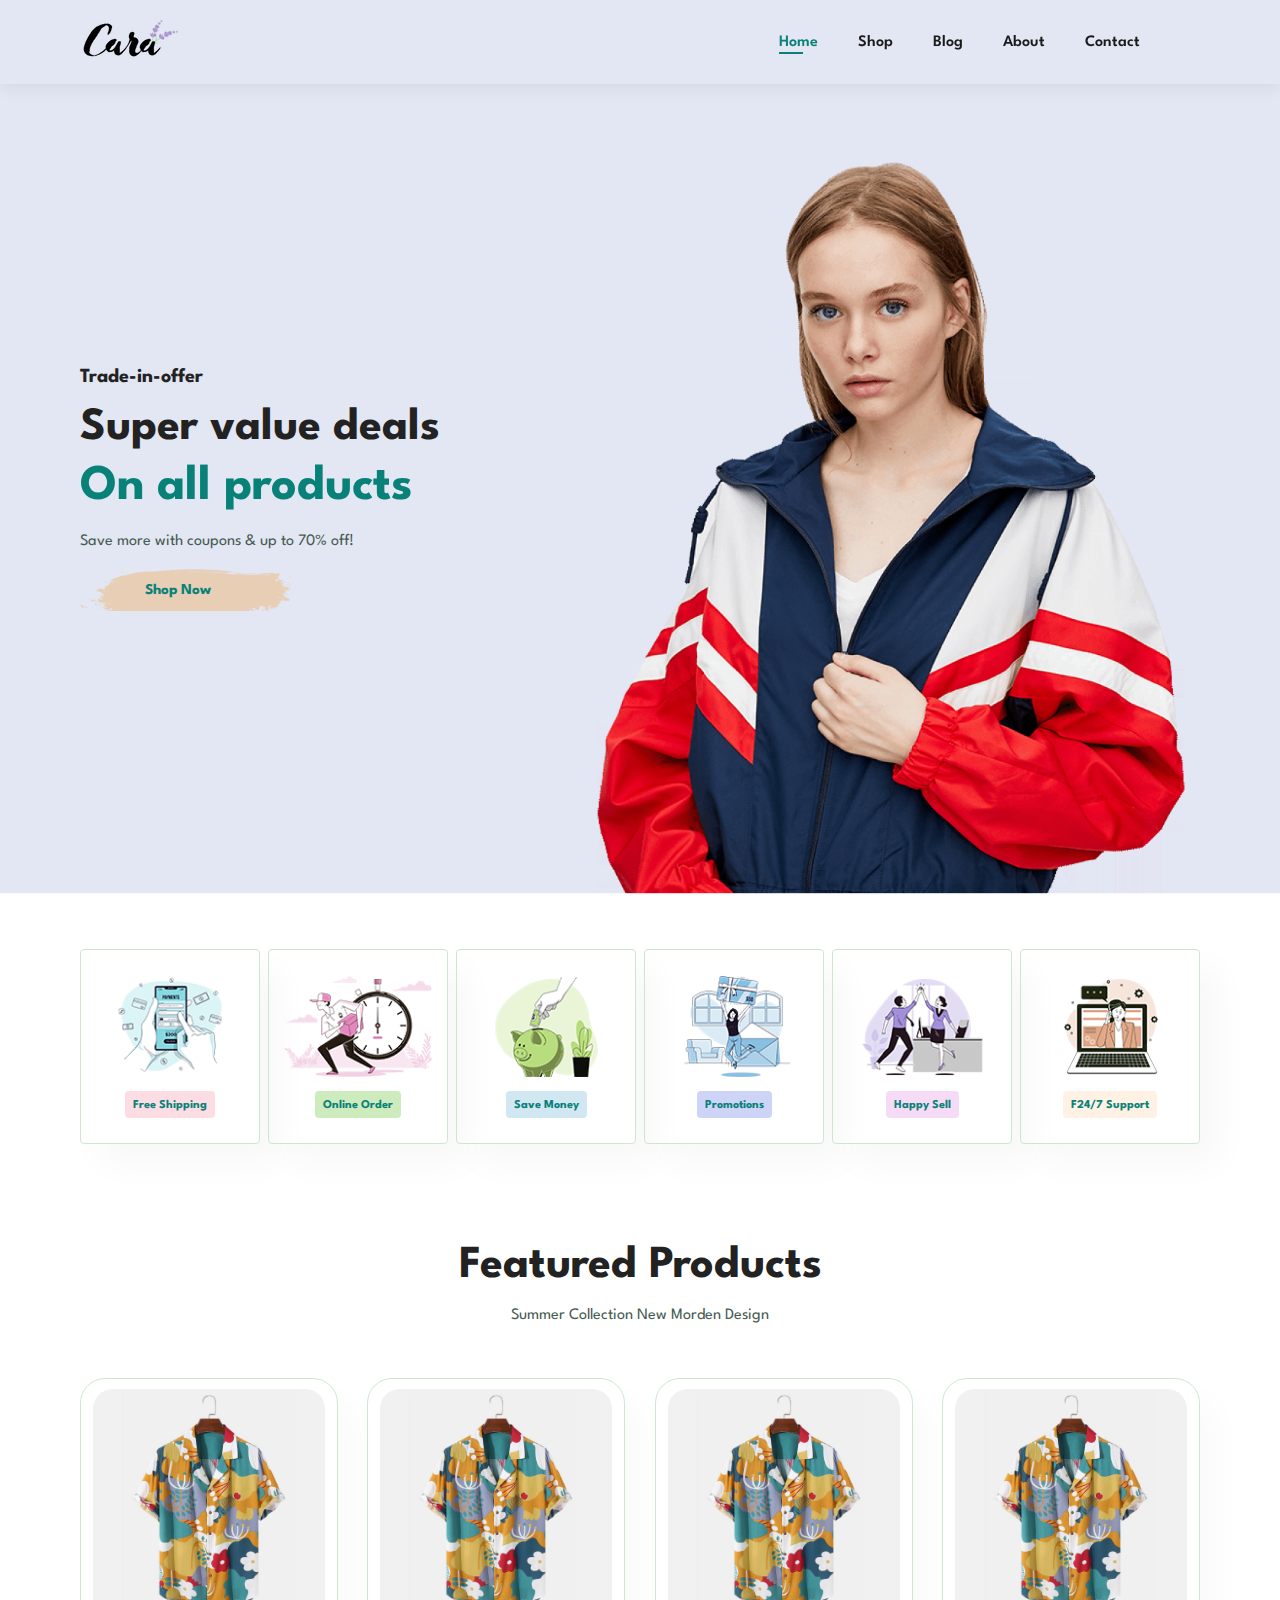
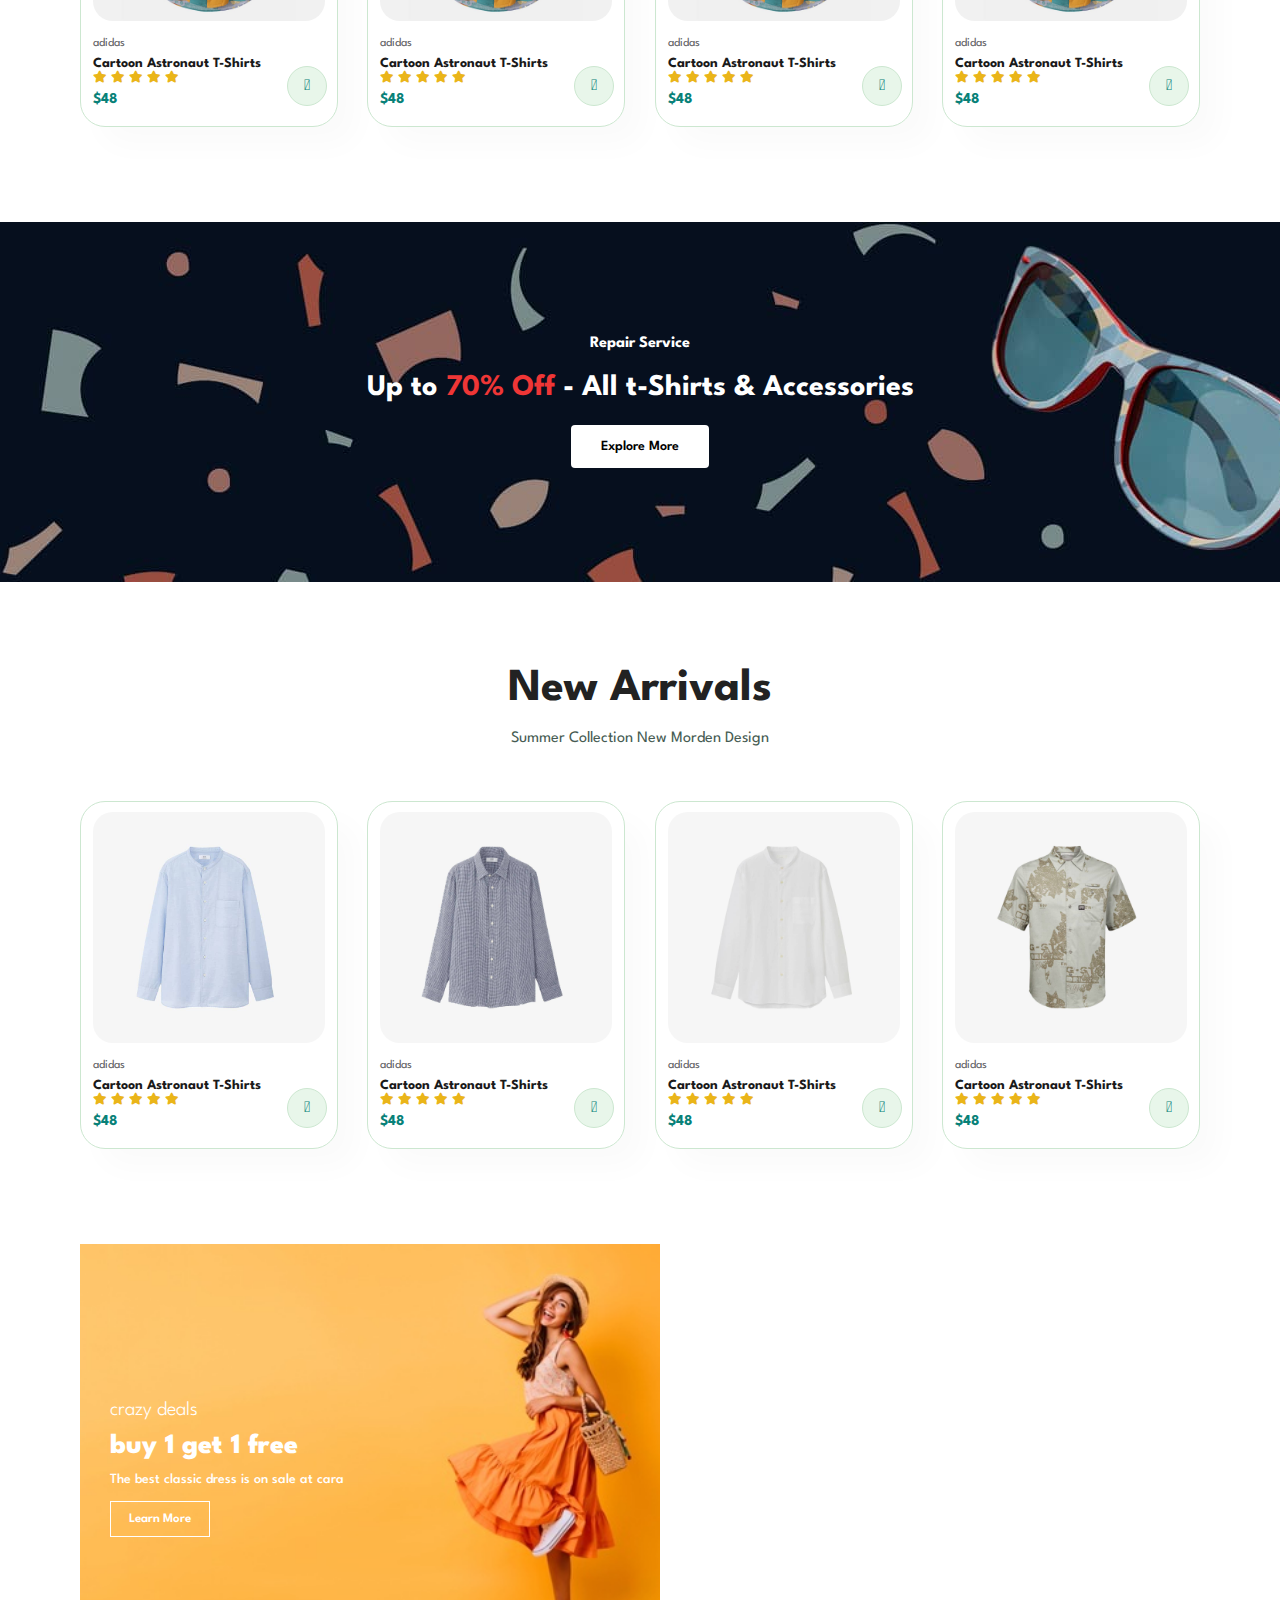
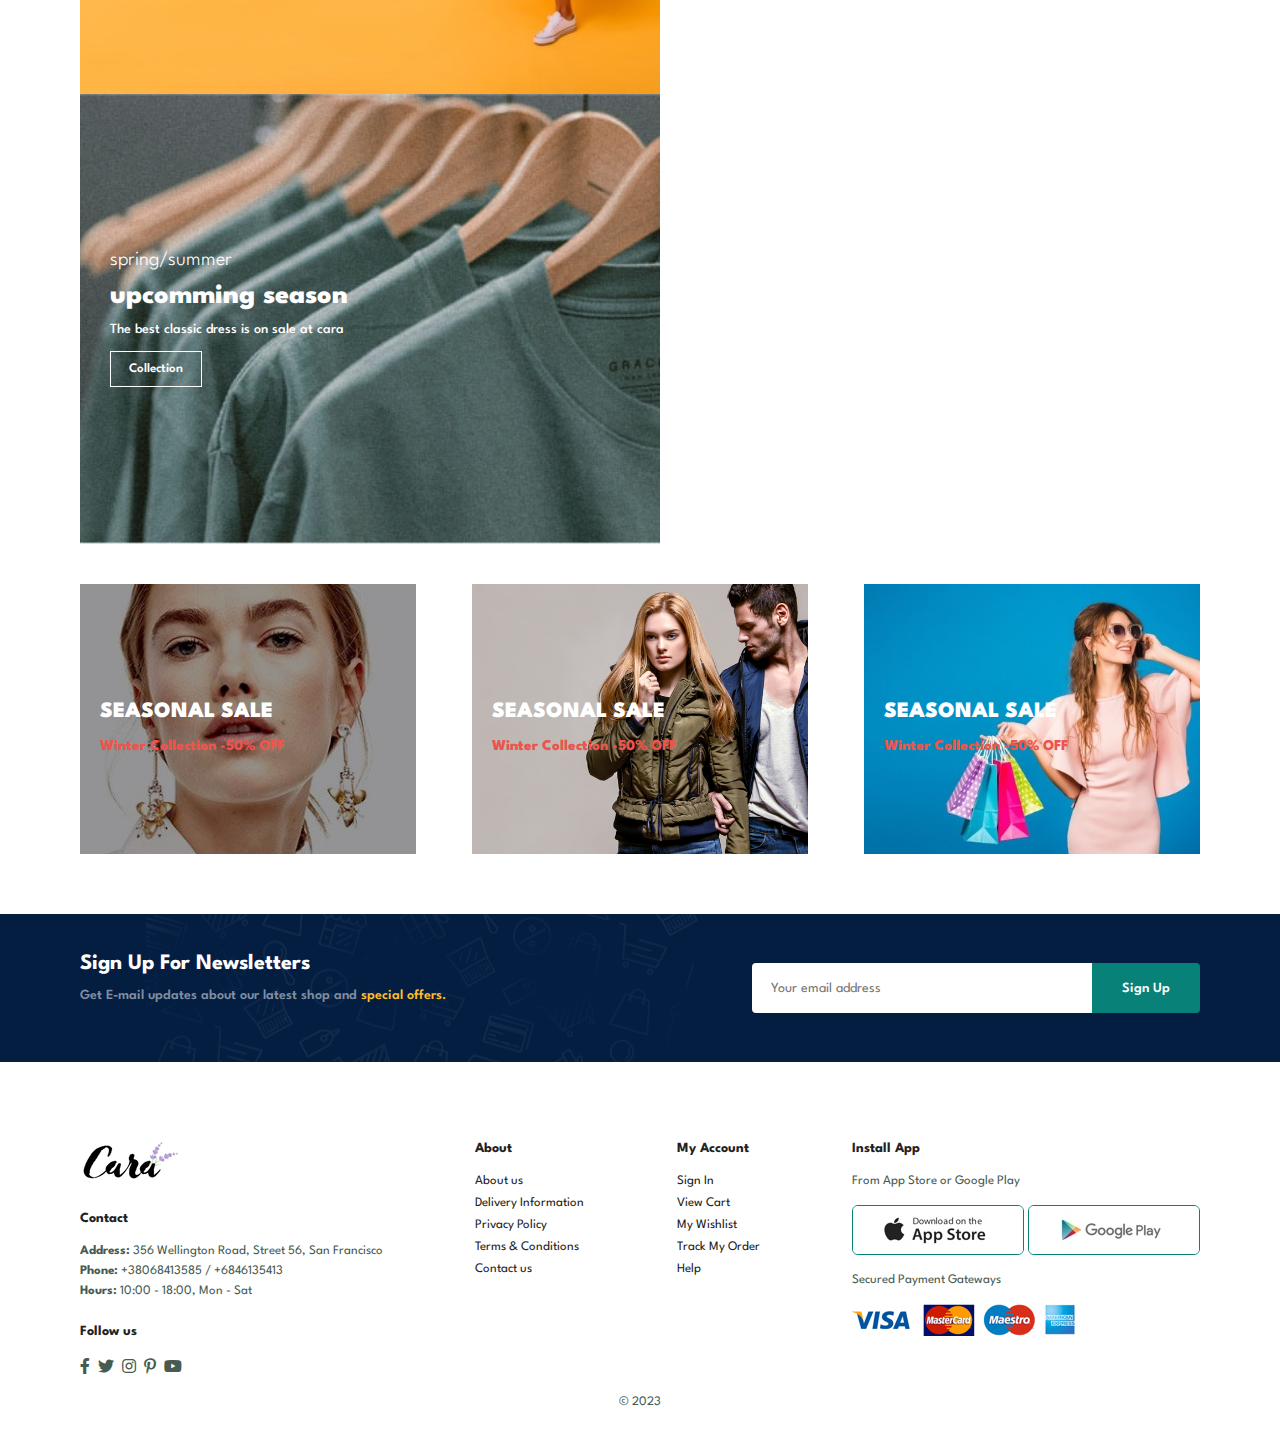
<file: index.html>
<!DOCTYPE html>
<html lang="en">

<head>
    <meta charset="UTF-8">
    <meta http-equiv="X-UA-Compatible" content="IE=edge">
    <meta name="viewport" content="width=device-width, initial-scale=1.0">
    <title>BLANCO</title>
    <script src="https://ajax.googleapis.com/ajax/libs/jquery/3.5.1/jquery.min.js"></script>
    <link rel="stylesheet" href="https://pro.fontawesome.com/releases/v5.10.0/css/all.css" />
    <link rel="stylesheet" href="style.css">
    <link rel="stylesheet" href="https://cdnjs.cloudflare.com/ajax/libs/font-awesome/6.4.0/css/all.min.css" integrity="sha512-iecdLmaskl7CVkqkXNQ/ZH/XLlvWZOJyj7Yy7tcenmpD1ypASozpmT/E0iPtmFIB46ZmdtAc9eNBvH0H/ZpiBw==" crossorigin="anonymous" referrerpolicy="no-referrer" />
</head>

<body>

    <section id="header">
        <a href=""><img src="img/logo.png" class="logo" alt="logo"></a>
        <div>
            <ul class="navbar" id="navbar">
                <li><a class="active" href="">Home</a></li>
                <li><a href="shop.html">Shop</a></li>
                <li><a href="blog.html">Blog</a></li>
                <li><a href="about.html">About</a></li>
                <li><a href="contact.html">Contact</a></li>
                <li id="lg-bag"><a href="cart.html"><i class="fa-solid fa-bag-shopping"></i></a></li>
                <a href="#" id="close"><i class="fa-solid fa-xmark"></i></a>
                
            </ul>
        </div>
        <div id="mobile">
            <a href="cart.html"><i class="far fa-solid fa-bag-shopping"></i></a>
            <i id="bar" class="fas fa-outdent"></i>
        </div>
    </section>

    <section id="hero">
        <h4>Trade-in-offer</h4>
        <h2>Super value deals</h2>
        <h1>On all products</h1>
        <p>Save more with coupons & up to 70% off!</p>
        <button>Shop Now</button>
    </section>

    <section id="feature" class="section-p1">
        <div class="fe-box">
            <img src="img/f1.png" alt="Free Shipping">
            <h6>Free Shipping</h6>
        </div>
        <div class="fe-box">
            <img src="img/f2.png" alt="Online Order">
            <h6>Online Order</h6>
        </div>
        <div class="fe-box">
            <img src="img/f3.png" alt="Save Money">
            <h6>Save Money</h6>
        </div>
        <div class="fe-box">
            <img src="img/f4.png" alt="Promotions">
            <h6>Promotions</h6>
        </div>
        <div class="fe-box">
            <img src="img/f5.png" alt="Happy Sell">
            <h6>Happy Sell</h6>
        </div>
        <div class="fe-box">
            <img src="img/f6.png" alt="F24/7 Support">
            <h6>F24/7 Support</h6>
        </div>
    </section>
    
    <section id="product1" class="section-p1">
        <h2>Featured Products</h2>
        <p>Summer Collection New Morden Design</p>
        <div class="pro-container">
            <div class="pro">
                <img src="img/products/f1.jpg" alt="product-photo">
                <div class="des">
                    <span>adidas</span>
                    <h5>Cartoon Astronaut T-Shirts</h5>
                    <div class="star">
                        <i class="fas fa-star"></i>
                        <i class="fas fa-star"></i>
                        <i class="fas fa-star"></i>
                        <i class="fas fa-star"></i>
                        <i class="fas fa-star"></i>
                    </div>
                    <h4>$48</h4>
                </div>
                <a href="#"><i class="fal fa-shopping-cart cart"></i></a>
            </div>
            <div class="pro">
                <img src="img/products/f1.jpg" alt="product-photo">
                <div class="des">
                    <span>adidas</span>
                    <h5>Cartoon Astronaut T-Shirts</h5>
                    <div class="star">
                        <i class="fas fa-star"></i>
                        <i class="fas fa-star"></i>
                        <i class="fas fa-star"></i>
                        <i class="fas fa-star"></i>
                        <i class="fas fa-star"></i>
                    </div>
                    <h4>$48</h4>
                </div>
                <a href="#"><i class="fal fa-shopping-cart cart"></i></a>
            </div>
            <div class="pro">
                <img src="img/products/f1.jpg" alt="product-photo">
                <div class="des">
                    <span>adidas</span>
                    <h5>Cartoon Astronaut T-Shirts</h5>
                    <div class="star">
                        <i class="fas fa-star"></i>
                        <i class="fas fa-star"></i>
                        <i class="fas fa-star"></i>
                        <i class="fas fa-star"></i>
                        <i class="fas fa-star"></i>
                    </div>
                    <h4>$48</h4>
                </div>
                <a href="#"><i class="fal fa-shopping-cart cart"></i></a>
            </div>
            <div class="pro">
                <img src="img/products/f1.jpg" alt="product-photo">
                <div class="des">
                    <span>adidas</span>
                    <h5>Cartoon Astronaut T-Shirts</h5>
                    <div class="star">
                        <i class="fas fa-star"></i>
                        <i class="fas fa-star"></i>
                        <i class="fas fa-star"></i>
                        <i class="fas fa-star"></i>
                        <i class="fas fa-star"></i>
                    </div>
                    <h4>$48</h4>
                </div>
                <a href="#"><i class="fal fa-shopping-cart cart"></i></a>
            </div>
        </div>
    </section>

    <section id="banner" class="section-m1">
        <h4>Repair Service</h4>
        <h2>Up to <span>70% Off</span> - All t-Shirts & Accessories</h2>
        <button class="normal">Explore More</button>
    </section>

    <section id="product1" class="section-p1">
        <h2>New Arrivals</h2>
        <p>Summer Collection New Morden Design</p>
        <div class="pro-container">
            <div class="pro">
                <img src="img/products/n1.jpg" alt="product-photo">
                <div class="des">
                    <span>adidas</span>
                    <h5>Cartoon Astronaut T-Shirts</h5>
                    <div class="star">
                        <i class="fas fa-star"></i>
                        <i class="fas fa-star"></i>
                        <i class="fas fa-star"></i>
                        <i class="fas fa-star"></i>
                        <i class="fas fa-star"></i>
                    </div>
                    <h4>$48</h4>
                </div>
                <a href="#"><i class="fal fa-shopping-cart cart"></i></a>
            </div>
            <div class="pro">
                <img src="img/products/n2.jpg" alt="product-photo">
                <div class="des">
                    <span>adidas</span>
                    <h5>Cartoon Astronaut T-Shirts</h5>
                    <div class="star">
                        <i class="fas fa-star"></i>
                        <i class="fas fa-star"></i>
                        <i class="fas fa-star"></i>
                        <i class="fas fa-star"></i>
                        <i class="fas fa-star"></i>
                    </div>
                    <h4>$48</h4>
                </div>
                <a href="#"><i class="fal fa-shopping-cart cart"></i></a>
            </div>
            <div class="pro">
                <img src="img/products/n3.jpg" alt="product-photo">
                <div class="des">
                    <span>adidas</span>
                    <h5>Cartoon Astronaut T-Shirts</h5>
                    <div class="star">
                        <i class="fas fa-star"></i>
                        <i class="fas fa-star"></i>
                        <i class="fas fa-star"></i>
                        <i class="fas fa-star"></i>
                        <i class="fas fa-star"></i>
                    </div>
                    <h4>$48</h4>
                </div>
                <a href="#"><i class="fal fa-shopping-cart cart"></i></a>
            </div>
            <div class="pro">
                <img src="img/products/n4.jpg" alt="product-photo">
                <div class="des">
                    <span>adidas</span>
                    <h5>Cartoon Astronaut T-Shirts</h5>
                    <div class="star">
                        <i class="fas fa-star"></i>
                        <i class="fas fa-star"></i>
                        <i class="fas fa-star"></i>
                        <i class="fas fa-star"></i>
                        <i class="fas fa-star"></i>
                    </div>
                    <h4>$48</h4>
                </div>
                <a href="#"><i class="fal fa-shopping-cart cart"></i></a>
            </div>
        </div>
    </section>

    <section id="sm-banner" class="section-p1">
        <div class="banner-box">
            <h4>crazy deals</h4>
            <h2>buy 1 get 1 free</h2>
            <span>The best classic dress is on sale at cara</span>
            <button class="white">Learn More</button>
        </div>
        <div class="banner-box banner-box2">
            <h4>spring/summer</h4>
            <h2>upcomming season</h2>
            <span>The best classic dress is on sale at cara</span>
            <button class="white">Collection</button>
        </div>
    </section>

    <section id="banner3">
        <div class="banner-box">
            <h2>SEASONAL SALE</h2>
            <h3>Winter Collection -50% OFF</h3>
        </div>
        <div class="banner-box banner-box2">
            <h2>SEASONAL SALE</h2>
            <h3>Winter Collection -50% OFF</h3>
        </div>
        <div class="banner-box banner-box3">
            <h2>SEASONAL SALE</h2>
            <h3>Winter Collection -50% OFF</h3>
        </div>
    </section>

    <section id="newsletter" class="section-p1 section-m1">
        <div class="newstext">
            <h4>Sign Up For Newsletters</h4>
            <p>Get E-mail updates about our latest shop and <span>special offers.</span></p>
        </div>
        <div class="form">
            <input type="text" placeholder="Your email address">
            <button class="normal">Sign Up</button>
        </div>
    </section>

    <footer class="section-p1">
        <div class="col">
            <img class="logo" src="img/logo.png">
            <h4>Contact</h4>
            <p><strong>Address:</strong> 356 Wellington Road, Street 56, San Francisco</p>
            <p><strong>Phone:</strong> +38068413585 / +6846135413</p>
            <p><strong>Hours:</strong> 10:00 - 18:00, Mon - Sat</p>
            <div class="follow">
                <h4>Follow us</h4>
                <div class="icon">
                    <i class="fab fa-facebook-f"></i>
                    <i class="fab fa-twitter"></i>
                    <i class="fab fa-instagram"></i>
                    <i class="fab fa-pinterest-p"></i>
                    <i class="fab fa-youtube"></i>
                </div>
            </div>
        </div>

        <div class="col">
            <h4>About</h4>
            <a href="#">About us</a>
            <a href="#">Delivery Information</a>
            <a href="#">Privacy Policy</a>
            <a href="#">Terms & Conditions</a>
            <a href="#">Contact us</a>
        </div>
        <div class="col">
            <h4>My Account</h4>
            <a href="#">Sign In</a>
            <a href="#">View Cart</a>
            <a href="#">My Wishlist</a>
            <a href="#">Track My Order</a>
            <a href="#">Help</a>
        </div>
        <div class="col install">
            <h4>Install App</h4>
            <p>From App Store or Google Play</p>
            <div class="row">
                <img src="img/pay/app.jpg" alt="pay-app">
                <img src="img/pay/play.jpg" alt="pay-play">
            </div>
            <p>Secured Payment Gateways</p>
            <img src="img/pay/pay.png" alt="pay-pay">
        </div>
        <div class="copyright">
            <p>© 2023</p>
        </div>
    </footer>

    <script src="main.js"></script>
</body>

</html>
</file>
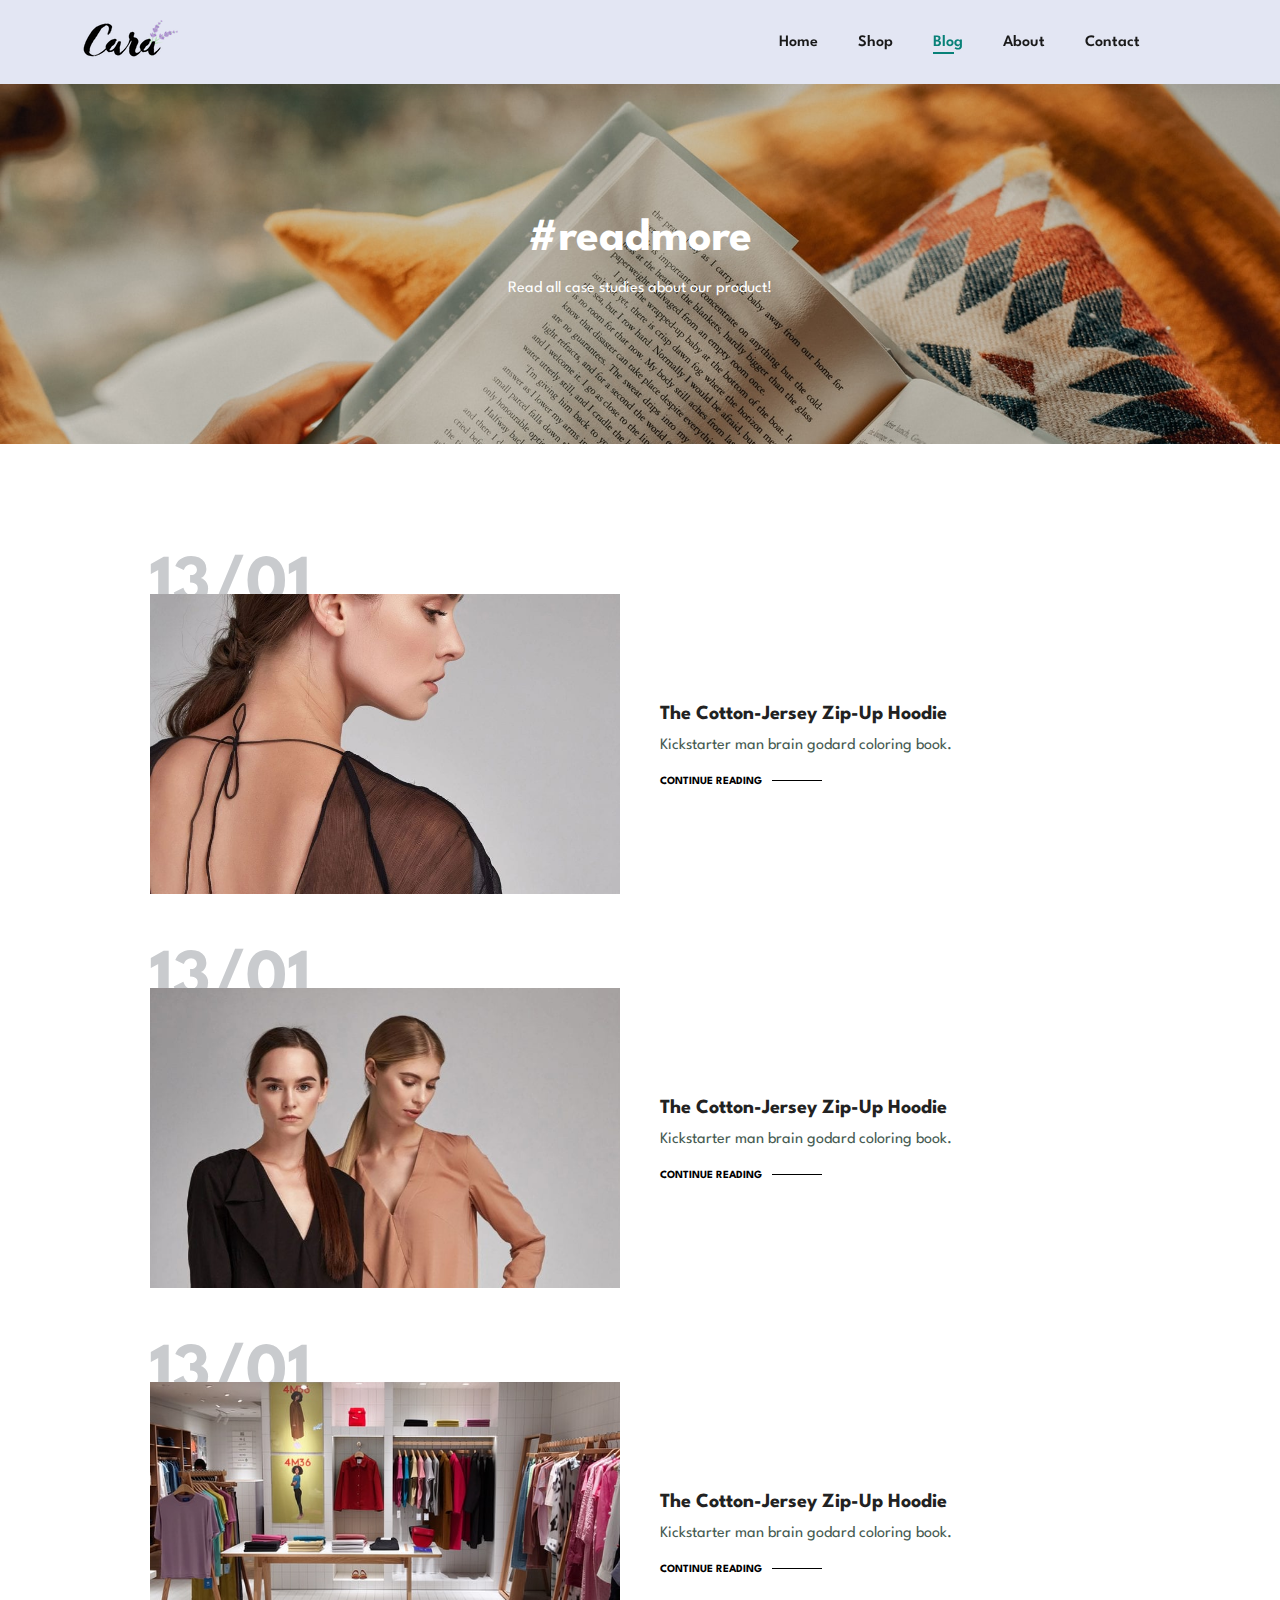
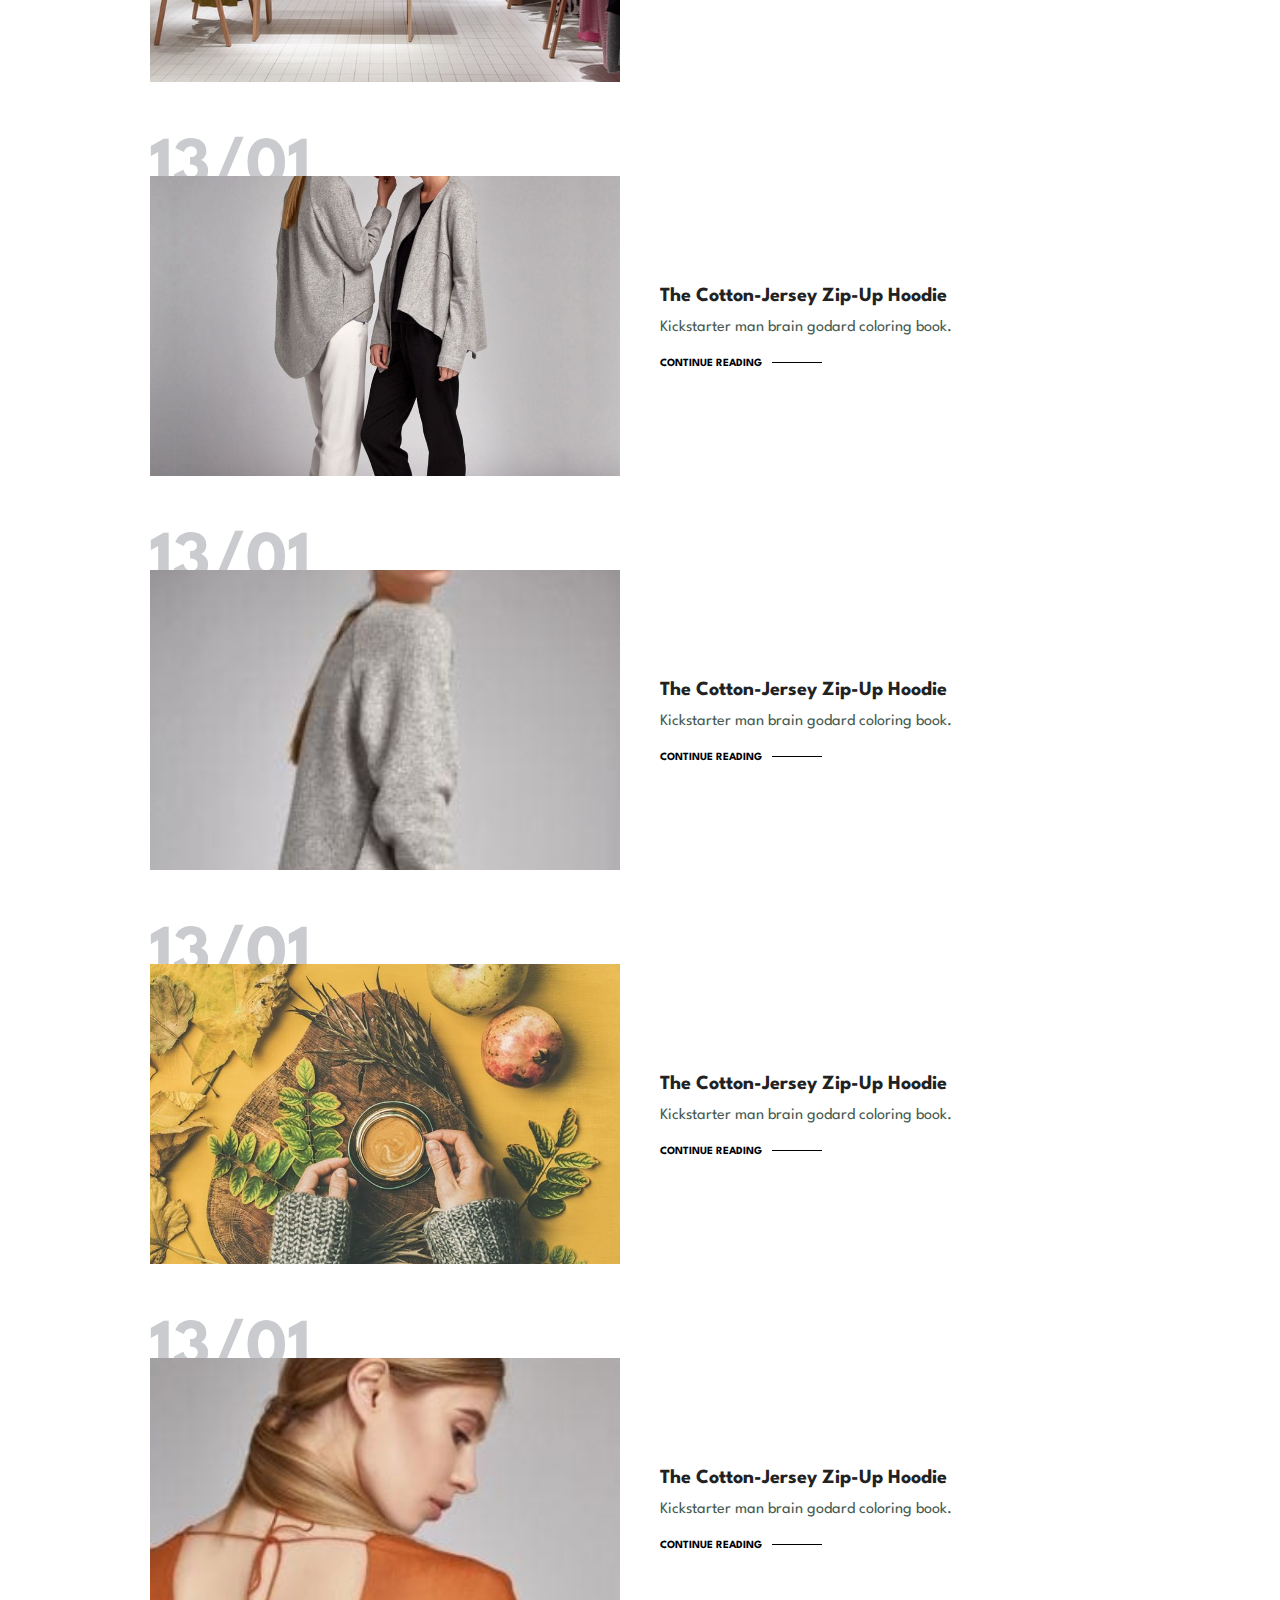
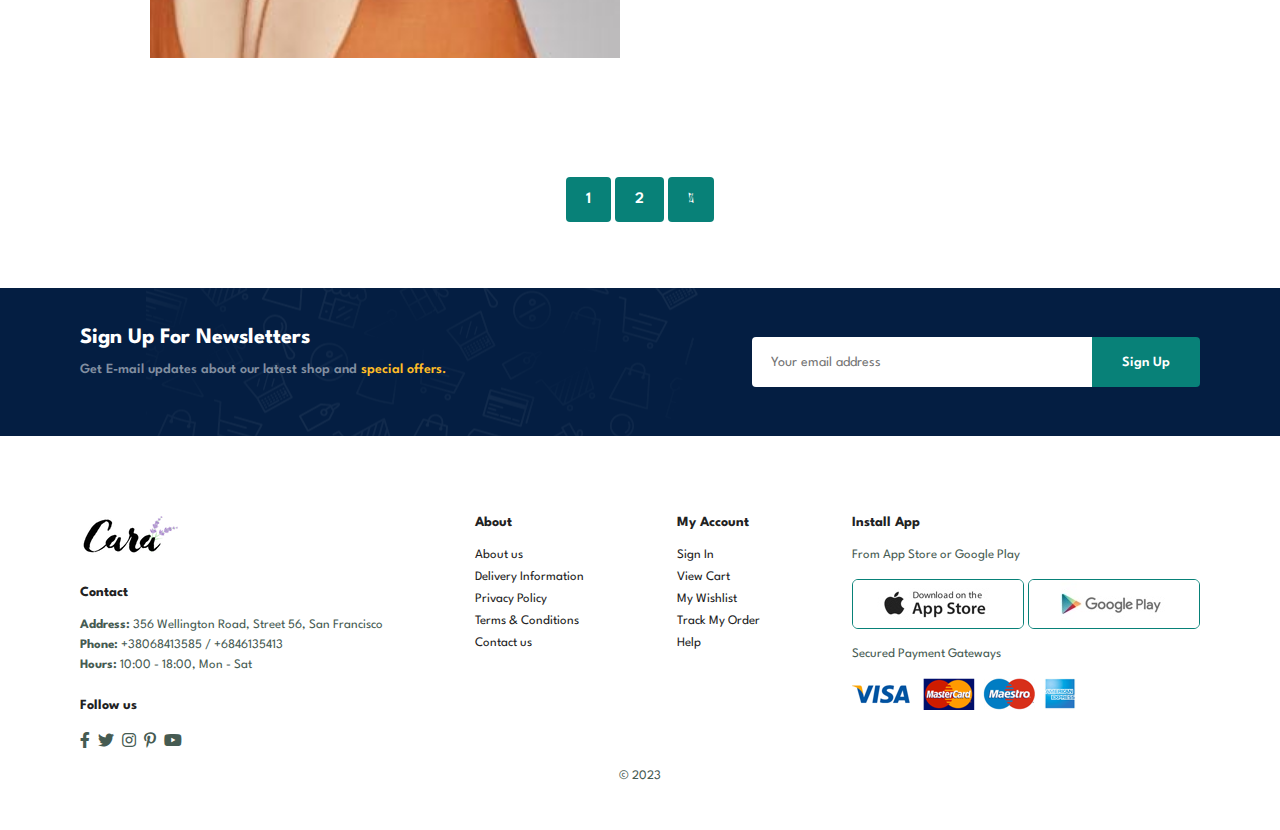
<file: blog.html>
<!DOCTYPE html>
<html lang="en">

<head>
    <meta charset="UTF-8">
    <meta http-equiv="X-UA-Compatible" content="IE=edge">
    <meta name="viewport" content="width=device-width, initial-scale=1.0">
    <title>BLANCO</title>
    <script src="https://ajax.googleapis.com/ajax/libs/jquery/3.5.1/jquery.min.js"></script>
    <link rel="stylesheet" href="https://pro.fontawesome.com/releases/v5.10.0/css/all.css" />
    <link rel="stylesheet" href="style.css">
    <link rel="stylesheet" href="https://cdnjs.cloudflare.com/ajax/libs/font-awesome/6.4.0/css/all.min.css" integrity="sha512-iecdLmaskl7CVkqkXNQ/ZH/XLlvWZOJyj7Yy7tcenmpD1ypASozpmT/E0iPtmFIB46ZmdtAc9eNBvH0H/ZpiBw==" crossorigin="anonymous" referrerpolicy="no-referrer" />
</head>

<body>

   <section id="header">
        <a href=""><img src="img/logo.png" class="logo" alt="logo"></a>
        <div>
            <ul class="navbar" id="navbar">
                <li><a href="">Home</a></li>
                <li><a href="shop.html">Shop</a></li>
                <li><a class="active" href="blog.html">Blog</a></li>
                <li><a href="about.html">About</a></li>
                <li><a href="contact.html">Contact</a></li>
                <li id="lg-bag"><a href="cart.html"><i class="fa-solid fa-bag-shopping"></i></a></li>
                <a href="#" id="close"><i class="fa-solid fa-xmark"></i></a>
                
            </ul>
        </div>
        <div id="mobile">
            <a href="cart.html"><i class="far fa-solid fa-bag-shopping"></i></a>
            <i id="bar" class="fas fa-outdent"></i>
        </div>
   </section>

   <section id="page-header" class="blog-header">
        
        <h2>#readmore</h2>
        
        <p>Read all case studies about our product!</p>
        
   </section>

   <section id="blog">
    <div class="blog-box">
        <div class="blog-img">
            <img src="img/blog/b1.jpg" alt="">
        </div>
        <div class="blog-details">
            <h4>The Cotton-Jersey Zip-Up Hoodie</h4>
            <p>Kickstarter man brain godard coloring book.</p>
            <a href="#">CONTINUE READING</a>
        </div>
        <h1>13/01</h1>
    </div>
    <div class="blog-box">
        <div class="blog-img">
            <img src="img/blog/b2.jpg" alt="">
        </div>
        <div class="blog-details">
            <h4>The Cotton-Jersey Zip-Up Hoodie</h4>
            <p>Kickstarter man brain godard coloring book.</p>
            <a href="#">CONTINUE READING</a>
        </div>
        <h1>13/01</h1>
    </div>
    <div class="blog-box">
        <div class="blog-img">
            <img src="img/blog/b3.jpg" alt="">
        </div>
        <div class="blog-details">
            <h4>The Cotton-Jersey Zip-Up Hoodie</h4>
            <p>Kickstarter man brain godard coloring book.</p>
            <a href="#">CONTINUE READING</a>
        </div>
        <h1>13/01</h1>
    </div>
    <div class="blog-box">
        <div class="blog-img">
            <img src="img/blog/b4.jpg" alt="">
        </div>
        <div class="blog-details">
            <h4>The Cotton-Jersey Zip-Up Hoodie</h4>
            <p>Kickstarter man brain godard coloring book.</p>
            <a href="#">CONTINUE READING</a>
        </div>
        <h1>13/01</h1>
    </div>
    <div class="blog-box">
        <div class="blog-img">
            <img src="img/blog/b5.jpg" alt="">
        </div>
        <div class="blog-details">
            <h4>The Cotton-Jersey Zip-Up Hoodie</h4>
            <p>Kickstarter man brain godard coloring book.</p>
            <a href="#">CONTINUE READING</a>
        </div>
        <h1>13/01</h1>
    </div>
    <div class="blog-box">
        <div class="blog-img">
            <img src="img/blog/b6.jpg" alt="">
        </div>
        <div class="blog-details">
            <h4>The Cotton-Jersey Zip-Up Hoodie</h4>
            <p>Kickstarter man brain godard coloring book.</p>
            <a href="#">CONTINUE READING</a>
        </div>
        <h1>13/01</h1>
    </div>
    <div class="blog-box">
        <div class="blog-img">
            <img src="img/blog/b7.jpg" alt="">
        </div>
        <div class="blog-details">
            <h4>The Cotton-Jersey Zip-Up Hoodie</h4>
            <p>Kickstarter man brain godard coloring book.</p>
            <a href="#">CONTINUE READING</a>
        </div>
        <h1>13/01</h1>
    </div>
   </section>

   <section id="pagination" class="section-p1">
    <a href="#">1</a>
    <a href="#">2</a>
    <a href="#"><i class="fal fa-long-arrow-alt-right"></i></a>
   </section>

   <section id="newsletter" class="section-p1 section-m1">
        <div class="newstext">
            <h4>Sign Up For Newsletters</h4>
            <p>Get E-mail updates about our latest shop and <span>special offers.</span></p>
        </div>
        <div class="form">
            <input type="text" placeholder="Your email address">
            <button class="normal">Sign Up</button>
        </div>
   </section>

   <footer class="section-p1">
        <div class="col">
            <img class="logo" src="img/logo.png">
            <h4>Contact</h4>
            <p><strong>Address:</strong> 356 Wellington Road, Street 56, San Francisco</p>
            <p><strong>Phone:</strong> +38068413585 / +6846135413</p>
            <p><strong>Hours:</strong> 10:00 - 18:00, Mon - Sat</p>
            <div class="follow">
                <h4>Follow us</h4>
                <div class="icon">
                    <i class="fab fa-facebook-f"></i>
                    <i class="fab fa-twitter"></i>
                    <i class="fab fa-instagram"></i>
                    <i class="fab fa-pinterest-p"></i>
                    <i class="fab fa-youtube"></i>
                </div>
            </div>
        </div>

        <div class="col">
            <h4>About</h4>
            <a href="#">About us</a>
            <a href="#">Delivery Information</a>
            <a href="#">Privacy Policy</a>
            <a href="#">Terms & Conditions</a>
            <a href="#">Contact us</a>
        </div>
        <div class="col">
            <h4>My Account</h4>
            <a href="#">Sign In</a>
            <a href="#">View Cart</a>
            <a href="#">My Wishlist</a>
            <a href="#">Track My Order</a>
            <a href="#">Help</a>
        </div>
        <div class="col install">
            <h4>Install App</h4>
            <p>From App Store or Google Play</p>
            <div class="row">
                <img src="img/pay/app.jpg" alt="pay-app">
                <img src="img/pay/play.jpg" alt="pay-play">
            </div>
            <p>Secured Payment Gateways</p>
            <img src="img/pay/pay.png" alt="pay-pay">
        </div>
        <div class="copyright">
            <p>© 2023</p>
        </div>
   </footer>

   <script src="main.js"></script>
</body>

</html>
</file>
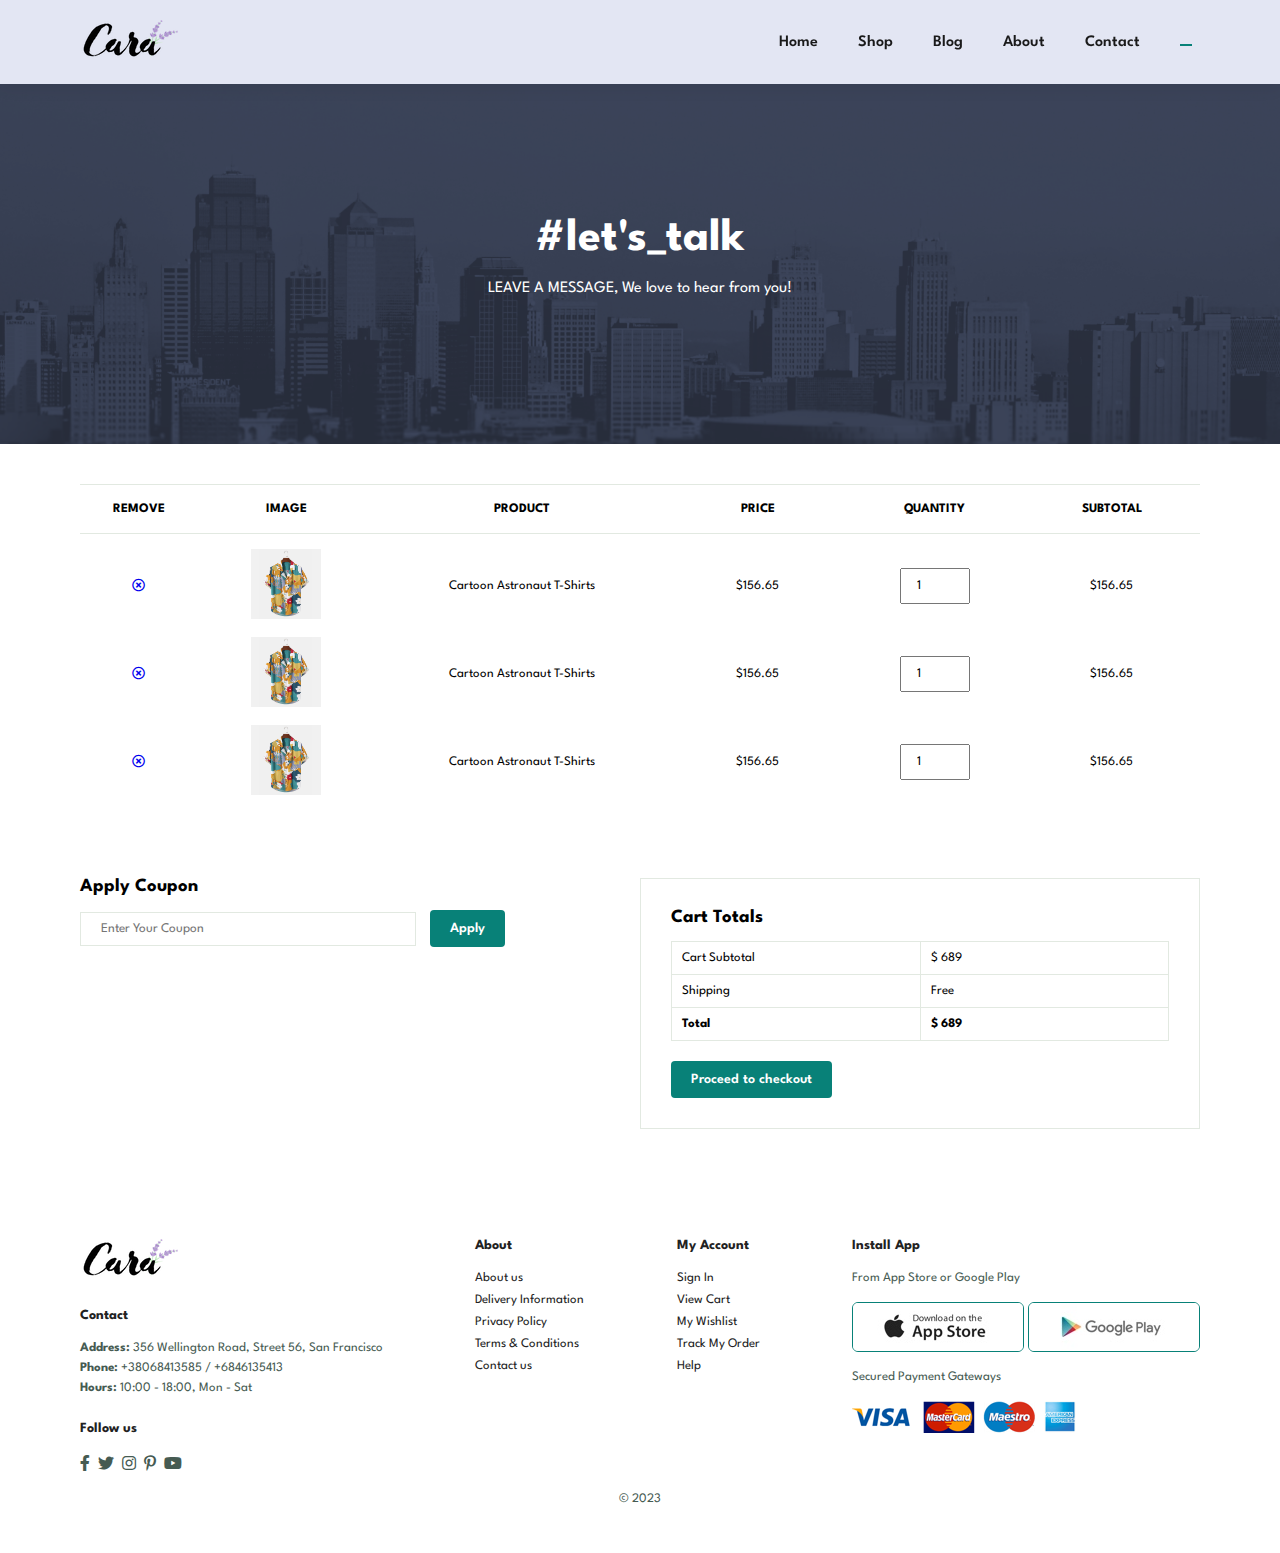
<file: cart.html>
<!DOCTYPE html>
<html lang="en">

<head>
    <meta charset="UTF-8">
    <meta http-equiv="X-UA-Compatible" content="IE=edge">
    <meta name="viewport" content="width=device-width, initial-scale=1.0">
    <title>BLANCO</title>
    <script src="https://ajax.googleapis.com/ajax/libs/jquery/3.5.1/jquery.min.js"></script>
    <link rel="stylesheet" href="https://pro.fontawesome.com/releases/v5.10.0/css/all.css" />
    <link rel="stylesheet" href="style.css">
    <link rel="stylesheet" href="https://cdnjs.cloudflare.com/ajax/libs/font-awesome/6.4.0/css/all.min.css" integrity="sha512-iecdLmaskl7CVkqkXNQ/ZH/XLlvWZOJyj7Yy7tcenmpD1ypASozpmT/E0iPtmFIB46ZmdtAc9eNBvH0H/ZpiBw==" crossorigin="anonymous" referrerpolicy="no-referrer" />
</head>

<body>

   <section id="header">
        <a href=""><img src="img/logo.png" class="logo" alt="logo"></a>
        <div>
            <ul class="navbar" id="navbar">
                <li><a href="">Home</a></li>
                <li><a href="shop.html">Shop</a></li>
                <li><a href="blog.html">Blog</a></li>
                <li><a href="about.html">About</a></li>
                <li><a href="contact.html">Contact</a></li>
                <li id="lg-bag"><a class="active" href="cart.html"><i class="fa-solid fa-bag-shopping"></i></a></li>
                <a href="#" id="close"><i class="fa-solid fa-xmark"></i></a>
                
            </ul>
        </div>
        <div id="mobile">
            <a href="cart.html"><i class="far fa-solid fa-bag-shopping"></i></a>
            <i id="bar" class="fas fa-outdent"></i>
        </div>
   </section>

   <section id="page-header" class="about-header">
        
        <h2>#let's_talk</h2>
        
        <p>LEAVE A MESSAGE, We love to hear from you!</p>
        
   </section>

   <section id="cart" class="section-p1">
      <table width="100%">
         <thead>
            <tr>
               <td>Remove</td>
               <td>Image</td>
               <td>Product</td>
               <td>Price</td>
               <td>Quantity</td>
               <td>Subtotal</td>
            </tr>
         </thead>
         <tbody>
            <tr>
               <td><a href="#"><i class="far fa-times-circle"></i></a></td>
               <td><img src="img/products/f1.jpg" alt=""></td>
               <td>Cartoon Astronaut T-Shirts</td>
               <td>$156.65</td>
               <td><input type="number" value="1"></td>
               <td>$156.65</td>
            </tr>
            <tr>
               <td><a href="#"><i class="far fa-times-circle"></i></a></td>
               <td><img src="img/products/f1.jpg" alt=""></td>
               <td>Cartoon Astronaut T-Shirts</td>
               <td>$156.65</td>
               <td><input type="number" value="1"></td>
               <td>$156.65</td>
            </tr>
            <tr>
               <td><a href="#"><i class="far fa-times-circle"></i></a></td>
               <td><img src="img/products/f1.jpg" alt=""></td>
               <td>Cartoon Astronaut T-Shirts</td>
               <td>$156.65</td>
               <td><input type="number" value="1"></td>
               <td>$156.65</td>
            </tr>
         </tbody>
      </table>
   </section>

   <section id="cart-add" class="section-p1">
      <div id="coupon">
         <h3>Apply Coupon</h3>
         <div>
            <input type="text" placeholder="Enter Your Coupon">
            <button class="normal">Apply</button>  
         </div>
      </div>

      <div id="subtotal">
         <h3>Cart Totals</h3>
         <table>
            <tr>
               <td>Cart Subtotal</td>
               <td>$ 689</td>
            </tr>
            <tr>
               <td>Shipping</td>
               <td>Free</td>
            </tr>
            <tr>
               <td><strong>Total</strong></td>
               <td><strong>$ 689</strong></td>
            </tr>
         </table>
         <button class="normal">Proceed to checkout</button>
      </div>
   </section>

   <footer class="section-p1">
        <div class="col">
            <img class="logo" src="img/logo.png">
            <h4>Contact</h4>
            <p><strong>Address:</strong> 356 Wellington Road, Street 56, San Francisco</p>
            <p><strong>Phone:</strong> +38068413585 / +6846135413</p>
            <p><strong>Hours:</strong> 10:00 - 18:00, Mon - Sat</p>
            <div class="follow">
                <h4>Follow us</h4>
                <div class="icon">
                    <i class="fab fa-facebook-f"></i>
                    <i class="fab fa-twitter"></i>
                    <i class="fab fa-instagram"></i>
                    <i class="fab fa-pinterest-p"></i>
                    <i class="fab fa-youtube"></i>
                </div>
            </div>
        </div>

        <div class="col">
            <h4>About</h4>
            <a href="#">About us</a>
            <a href="#">Delivery Information</a>
            <a href="#">Privacy Policy</a>
            <a href="#">Terms & Conditions</a>
            <a href="#">Contact us</a>
        </div>
        <div class="col">
            <h4>My Account</h4>
            <a href="#">Sign In</a>
            <a href="#">View Cart</a>
            <a href="#">My Wishlist</a>
            <a href="#">Track My Order</a>
            <a href="#">Help</a>
        </div>
        <div class="col install">
            <h4>Install App</h4>
            <p>From App Store or Google Play</p>
            <div class="row">
                <img src="img/pay/app.jpg" alt="pay-app">
                <img src="img/pay/play.jpg" alt="pay-play">
            </div>
            <p>Secured Payment Gateways</p>
            <img src="img/pay/pay.png" alt="pay-pay">
        </div>
        <div class="copyright">
            <p>© 2023</p>
        </div>
   </footer>

   <script src="main.js"></script>
</body>

</html>
</file>
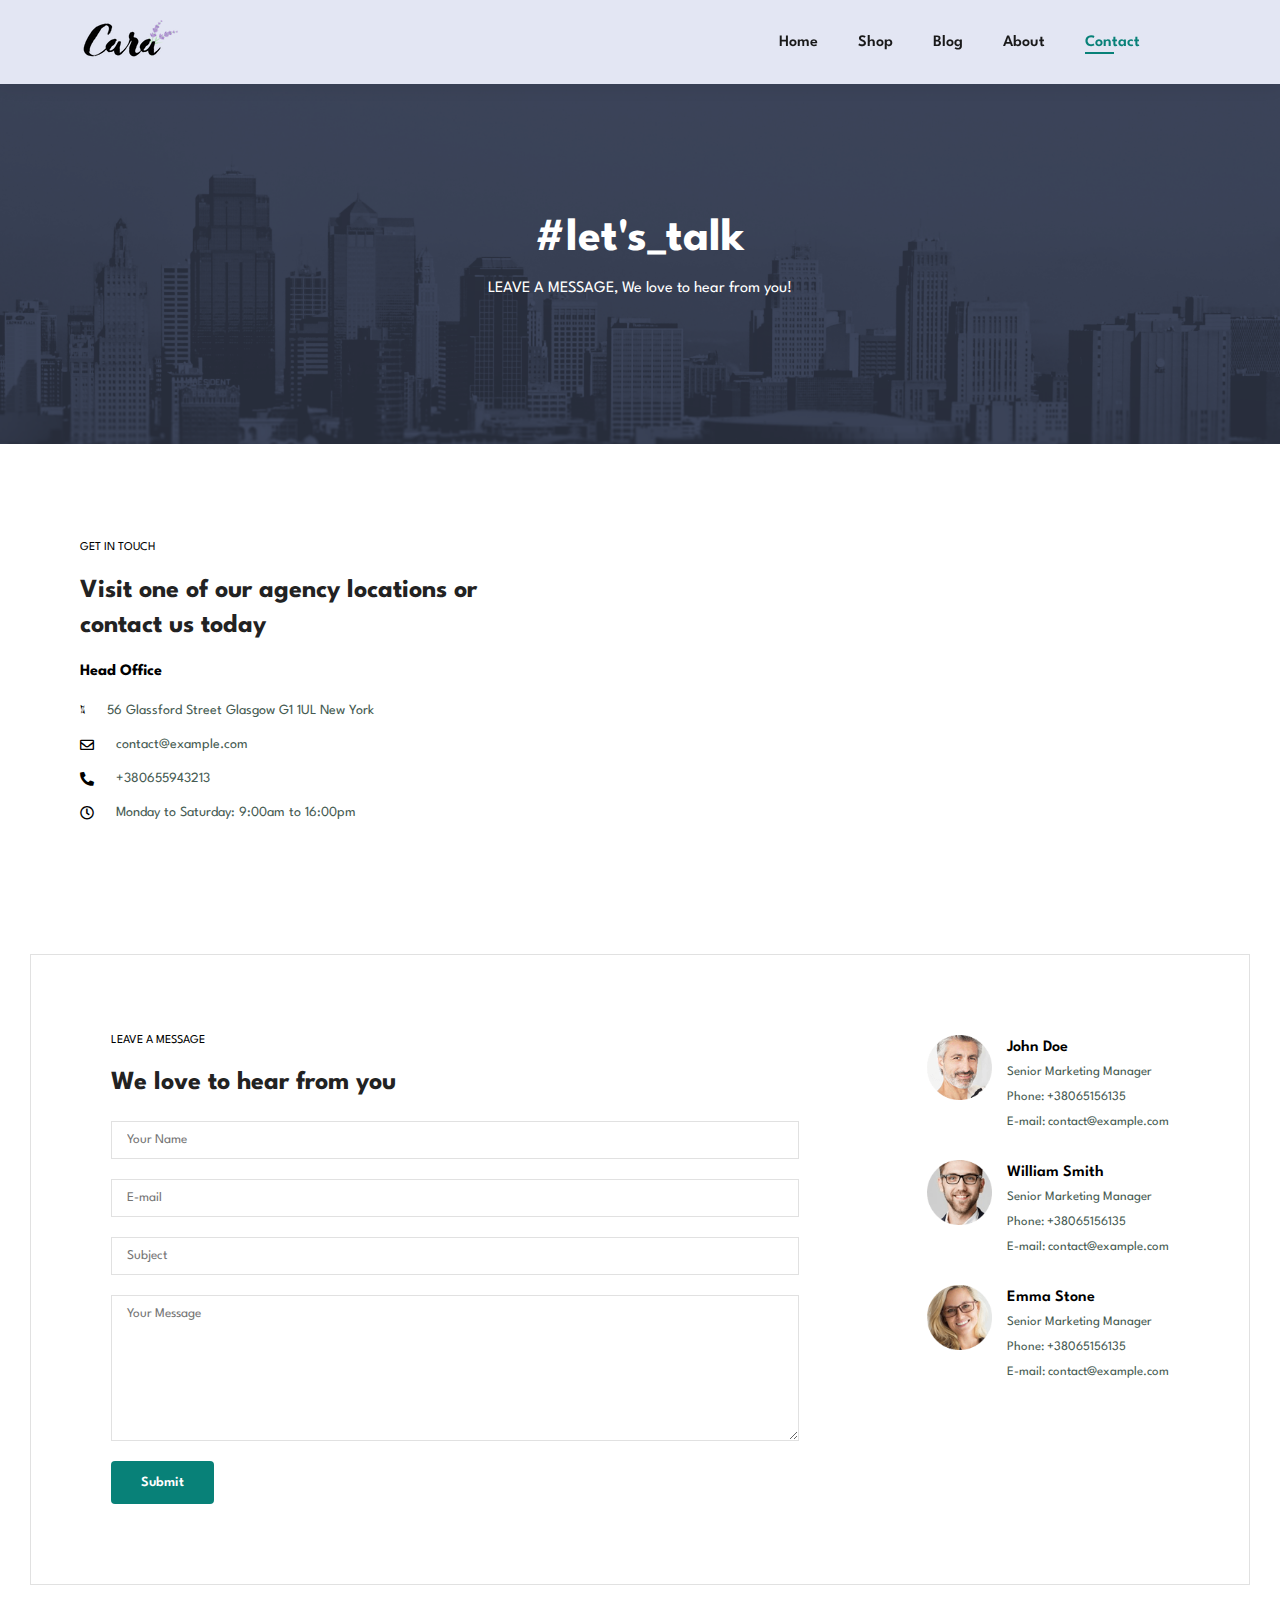
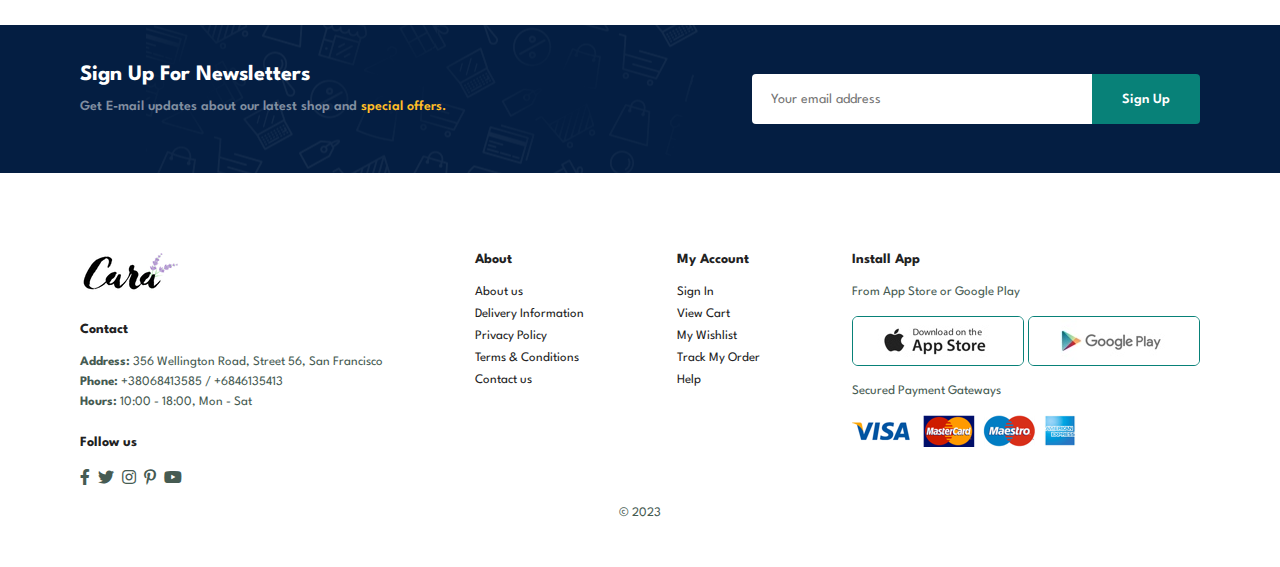
<file: contact.html>
<!DOCTYPE html>
<html lang="en">

<head>
    <meta charset="UTF-8">
    <meta http-equiv="X-UA-Compatible" content="IE=edge">
    <meta name="viewport" content="width=device-width, initial-scale=1.0">
    <title>BLANCO</title>
    <script src="https://ajax.googleapis.com/ajax/libs/jquery/3.5.1/jquery.min.js"></script>
    <link rel="stylesheet" href="https://pro.fontawesome.com/releases/v5.10.0/css/all.css" />
    <link rel="stylesheet" href="style.css">
    <link rel="stylesheet" href="https://cdnjs.cloudflare.com/ajax/libs/font-awesome/6.4.0/css/all.min.css" integrity="sha512-iecdLmaskl7CVkqkXNQ/ZH/XLlvWZOJyj7Yy7tcenmpD1ypASozpmT/E0iPtmFIB46ZmdtAc9eNBvH0H/ZpiBw==" crossorigin="anonymous" referrerpolicy="no-referrer" />
</head>

<body>

   <section id="header">
        <a href=""><img src="img/logo.png" class="logo" alt="logo"></a>
        <div>
            <ul class="navbar" id="navbar">
                <li><a href="">Home</a></li>
                <li><a href="shop.html">Shop</a></li>
                <li><a href="blog.html">Blog</a></li>
                <li><a href="about.html">About</a></li>
                <li><a class="active" href="contact.html">Contact</a></li>
                <li id="lg-bag"><a href="cart.html"><i class="fa-solid fa-bag-shopping"></i></a></li>
                <a href="#" id="close"><i class="fa-solid fa-xmark"></i></a>
                
            </ul>
        </div>
        <div id="mobile">
            <a href="cart.html"><i class="far fa-solid fa-bag-shopping"></i></a>
            <i id="bar" class="fas fa-outdent"></i>
        </div>
   </section>

   <section id="page-header" class="about-header">
        
        <h2>#let's_talk</h2>
        
        <p>LEAVE A MESSAGE, We love to hear from you!</p>
        
   </section>

   <section id="contact-details" class="section-p1">
      <div class="details"> 
         <span>GET IN TOUCH</span>
         <h2>Visit one of our agency locations or contact us today</h2>
         <h3>Head Office</h3>
         <div>
            <li>
               <i class="fal fa-map"></i>
               <p>56 Glassford Street Glasgow G1 1UL New York</p>
            </li>
            <li>
               <i class="far fa-envelope"></i>
               <p>contact@example.com</p>
            </li>
            <li>
               <i class="fas fa-phone-alt"></i>
               <p>+380655943213</p>
            </li>
            <li>
               <i class="far fa-clock"></i>
               <p>Monday to Saturday: 9:00am to 16:00pm</p>
            </li>
         </div>
      </div>

      <div class="map">
         <iframe src="https://www.google.com/maps/embed?pb=!1m18!1m12!1m3!1d79041.45211564272!2d-1.329988936626832!3d51.75049377004236!2m3!1f0!2f0!3f0!3m2!1i1024!2i768!4f13.1!3m3!1m2!1s0x48713380adc41faf%3A0xc820dba8cb547402!2z0J7QutGB0YTQvtGA0LQsINCS0LXQu9C40LrQsCDQkdGA0LjRgtCw0L3RltGP!5e0!3m2!1suk!2sua!4v1688232333827!5m2!1suk!2sua" width="600" height="450" style="border:0;" allowfullscreen="" loading="lazy" referrerpolicy="no-referrer-when-downgrade"></iframe>
      </div>
   </section>

   <section id="form-details">
    <form action="">
        <span>LEAVE A MESSAGE</span>
        <h2>We love to hear from you</h2>
        <input type="text" placeholder="Your Name">
        <input type="text" placeholder="E-mail">
        <input type="text" placeholder="Subject">
        <textarea name="" id="" cols="30" rows="10" placeholder="Your Message"></textarea>
        <button class="normal">Submit</button>
    </form>

    <div class="people">
        <div>
            <img src="img/people/1.png" alt="">
            <p><span>John Doe </span>Senior Marketing Manager <br> Phone: +38065156135 
                <br> E-mail: contact@example.com</p>
        </div>
        <div>
            <img src="img/people/2.png" alt="">
            <p><span>William Smith </span>Senior Marketing Manager <br> Phone: +38065156135 
                <br> E-mail: contact@example.com</p>
        </div>
        <div>
            <img src="img/people/3.png" alt="">
            <p><span>Emma Stone </span>Senior Marketing Manager <br> Phone: +38065156135 
                <br> E-mail: contact@example.com</p>
        </div>
    </div>
   </section>

   <section id="newsletter" class="section-p1 section-m1">
   <div class="newstext">
       <h4>Sign Up For Newsletters</h4>
       <p>Get E-mail updates about our latest shop and <span>special offers.</span></p>
   </div>
   <div class="form">
       <input type="text" placeholder="Your email address">
       <button class="normal">Sign Up</button>
   </div>
   </section>

   <footer class="section-p1">
        <div class="col">
            <img class="logo" src="img/logo.png">
            <h4>Contact</h4>
            <p><strong>Address:</strong> 356 Wellington Road, Street 56, San Francisco</p>
            <p><strong>Phone:</strong> +38068413585 / +6846135413</p>
            <p><strong>Hours:</strong> 10:00 - 18:00, Mon - Sat</p>
            <div class="follow">
                <h4>Follow us</h4>
                <div class="icon">
                    <i class="fab fa-facebook-f"></i>
                    <i class="fab fa-twitter"></i>
                    <i class="fab fa-instagram"></i>
                    <i class="fab fa-pinterest-p"></i>
                    <i class="fab fa-youtube"></i>
                </div>
            </div>
        </div>

        <div class="col">
            <h4>About</h4>
            <a href="#">About us</a>
            <a href="#">Delivery Information</a>
            <a href="#">Privacy Policy</a>
            <a href="#">Terms & Conditions</a>
            <a href="#">Contact us</a>
        </div>
        <div class="col">
            <h4>My Account</h4>
            <a href="#">Sign In</a>
            <a href="#">View Cart</a>
            <a href="#">My Wishlist</a>
            <a href="#">Track My Order</a>
            <a href="#">Help</a>
        </div>
        <div class="col install">
            <h4>Install App</h4>
            <p>From App Store or Google Play</p>
            <div class="row">
                <img src="img/pay/app.jpg" alt="pay-app">
                <img src="img/pay/play.jpg" alt="pay-play">
            </div>
            <p>Secured Payment Gateways</p>
            <img src="img/pay/pay.png" alt="pay-pay">
        </div>
        <div class="copyright">
            <p>© 2023</p>
        </div>
   </footer>

   <script src="main.js"></script>
</body>

</html>
</file>
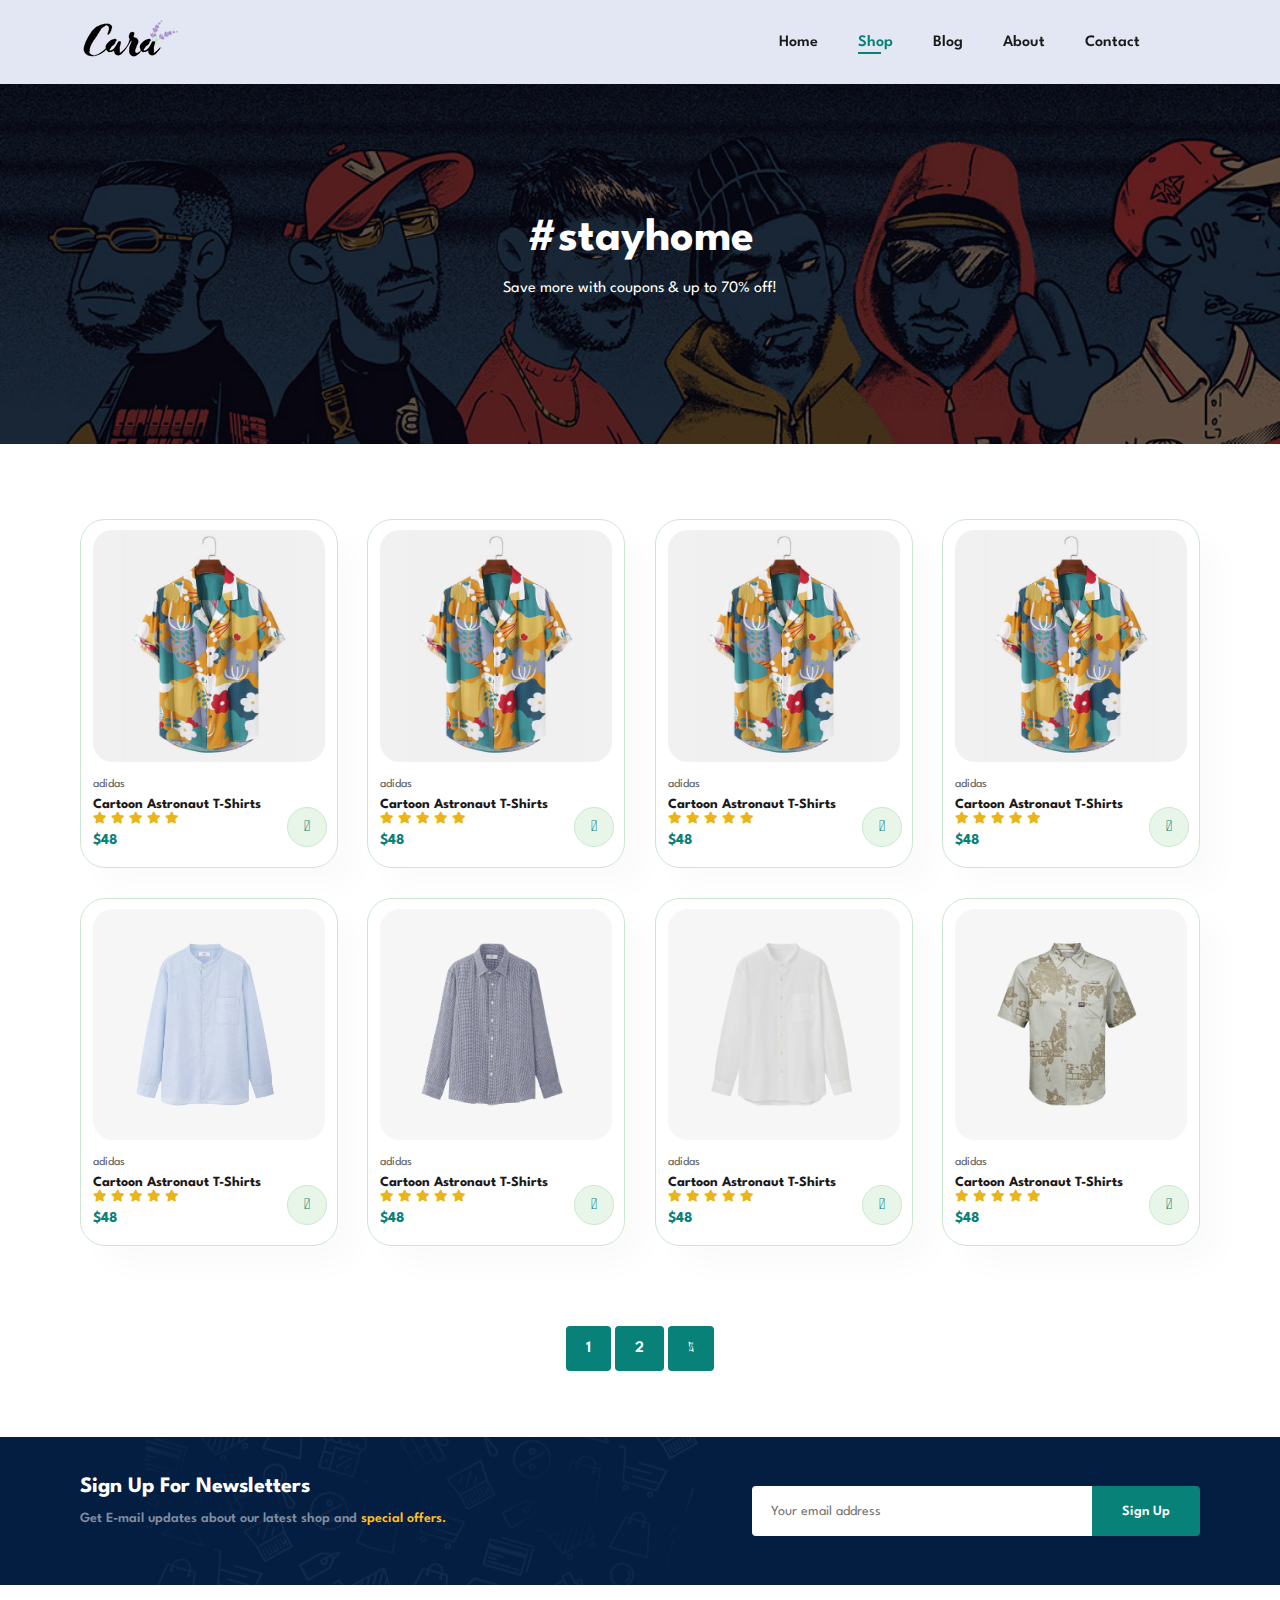
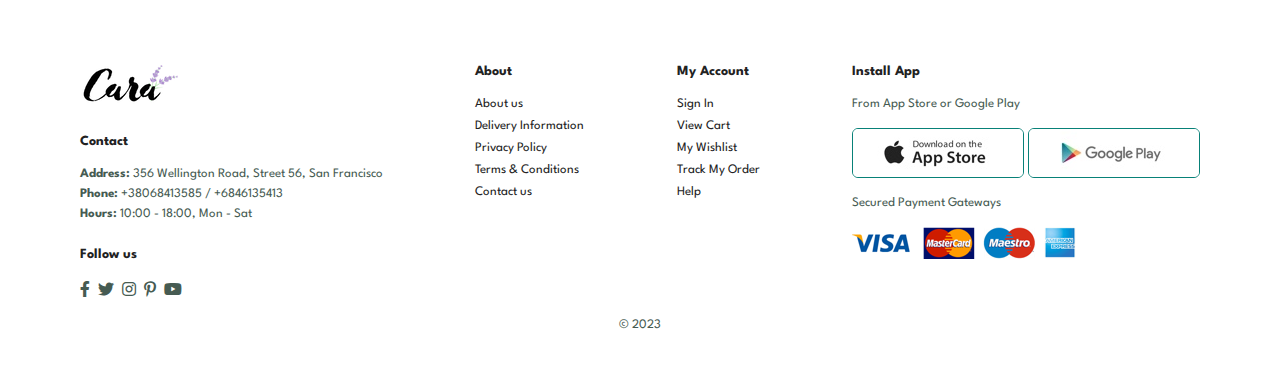
<file: shop.html>
<!DOCTYPE html>
<html lang="en">

<head>
    <meta charset="UTF-8">
    <meta http-equiv="X-UA-Compatible" content="IE=edge">
    <meta name="viewport" content="width=device-width, initial-scale=1.0">
    <title>BLANCO</title>
    <script src="https://ajax.googleapis.com/ajax/libs/jquery/3.5.1/jquery.min.js"></script>
    <link rel="stylesheet" href="https://pro.fontawesome.com/releases/v5.10.0/css/all.css" />
    <link rel="stylesheet" href="style.css">
    <link rel="stylesheet" href="https://cdnjs.cloudflare.com/ajax/libs/font-awesome/6.4.0/css/all.min.css" integrity="sha512-iecdLmaskl7CVkqkXNQ/ZH/XLlvWZOJyj7Yy7tcenmpD1ypASozpmT/E0iPtmFIB46ZmdtAc9eNBvH0H/ZpiBw==" crossorigin="anonymous" referrerpolicy="no-referrer" />
</head>

<body>

   <section id="header">
        <a href=""><img src="img/logo.png" class="logo" alt="logo"></a>
        <div>
            <ul class="navbar" id="navbar">
                <li><a href="">Home</a></li>
                <li><a class="active" href="shop.html">Shop</a></li>
                <li><a href="blog.html">Blog</a></li>
                <li><a href="about.html">About</a></li>
                <li><a href="contact.html">Contact</a></li>
                <li id="lg-bag"><a href="cart.html"><i class="fa-solid fa-bag-shopping"></i></a></li>
                <a href="#" id="close"><i class="fa-solid fa-xmark"></i></a>
                
            </ul>
        </div>
        <div id="mobile">
            <a href="cart.html"><i class="far fa-solid fa-bag-shopping"></i></a>
            <i id="bar" class="fas fa-outdent"></i>
        </div>
   </section>

   <section id="page-header">
        
        <h2>#stayhome</h2>
        
        <p>Save more with coupons & up to 70% off!</p>
        
   </section>

   <section id="product1" class="section-p1">
        <div class="pro-container">
            <div class="pro" onclick="window.location.href='sproduct.html';">
                <img src="img/products/f1.jpg" alt="product-photo">
                <div class="des">
                    <span>adidas</span>
                    <h5>Cartoon Astronaut T-Shirts</h5>
                    <div class="star">
                        <i class="fas fa-star"></i>
                        <i class="fas fa-star"></i>
                        <i class="fas fa-star"></i>
                        <i class="fas fa-star"></i>
                        <i class="fas fa-star"></i>
                    </div>
                    <h4>$48</h4>
                </div>
                <a href="#"><i class="fal fa-shopping-cart cart"></i></a>
            </div>
            <div class="pro">
                <img src="img/products/f1.jpg" alt="product-photo">
                <div class="des">
                    <span>adidas</span>
                    <h5>Cartoon Astronaut T-Shirts</h5>
                    <div class="star">
                        <i class="fas fa-star"></i>
                        <i class="fas fa-star"></i>
                        <i class="fas fa-star"></i>
                        <i class="fas fa-star"></i>
                        <i class="fas fa-star"></i>
                    </div>
                    <h4>$48</h4>
                </div>
                <a href="#"><i class="fal fa-shopping-cart cart"></i></a>
            </div>
            <div class="pro">
                <img src="img/products/f1.jpg" alt="product-photo">
                <div class="des">
                    <span>adidas</span>
                    <h5>Cartoon Astronaut T-Shirts</h5>
                    <div class="star">
                        <i class="fas fa-star"></i>
                        <i class="fas fa-star"></i>
                        <i class="fas fa-star"></i>
                        <i class="fas fa-star"></i>
                        <i class="fas fa-star"></i>
                    </div>
                    <h4>$48</h4>
                </div>
                <a href="#"><i class="fal fa-shopping-cart cart"></i></a>
            </div>
            <div class="pro">
                <img src="img/products/f1.jpg" alt="product-photo">
                <div class="des">
                    <span>adidas</span>
                    <h5>Cartoon Astronaut T-Shirts</h5>
                    <div class="star">
                        <i class="fas fa-star"></i>
                        <i class="fas fa-star"></i>
                        <i class="fas fa-star"></i>
                        <i class="fas fa-star"></i>
                        <i class="fas fa-star"></i>
                    </div>
                    <h4>$48</h4>
                </div>
                <a href="#"><i class="fal fa-shopping-cart cart"></i></a>
            </div>
        
            <div class="pro">
                <img src="img/products/n1.jpg" alt="product-photo">
                <div class="des">
                    <span>adidas</span>
                    <h5>Cartoon Astronaut T-Shirts</h5>
                    <div class="star">
                        <i class="fas fa-star"></i>
                        <i class="fas fa-star"></i>
                        <i class="fas fa-star"></i>
                        <i class="fas fa-star"></i>
                        <i class="fas fa-star"></i>
                    </div>
                    <h4>$48</h4>
                </div>
                <a href="#"><i class="fal fa-shopping-cart cart"></i></a>
            </div>
            <div class="pro">
                <img src="img/products/n2.jpg" alt="product-photo">
                <div class="des">
                    <span>adidas</span>
                    <h5>Cartoon Astronaut T-Shirts</h5>
                    <div class="star">
                        <i class="fas fa-star"></i>
                        <i class="fas fa-star"></i>
                        <i class="fas fa-star"></i>
                        <i class="fas fa-star"></i>
                        <i class="fas fa-star"></i>
                    </div>
                    <h4>$48</h4>
                </div>
                <a href="#"><i class="fal fa-shopping-cart cart"></i></a>
            </div>
            <div class="pro">
                <img src="img/products/n3.jpg" alt="product-photo">
                <div class="des">
                    <span>adidas</span>
                    <h5>Cartoon Astronaut T-Shirts</h5>
                    <div class="star">
                        <i class="fas fa-star"></i>
                        <i class="fas fa-star"></i>
                        <i class="fas fa-star"></i>
                        <i class="fas fa-star"></i>
                        <i class="fas fa-star"></i>
                    </div>
                    <h4>$48</h4>
                </div>
                <a href="#"><i class="fal fa-shopping-cart cart"></i></a>
            </div>
            <div class="pro">
                <img src="img/products/n4.jpg" alt="product-photo">
                <div class="des">
                    <span>adidas</span>
                    <h5>Cartoon Astronaut T-Shirts</h5>
                    <div class="star">
                        <i class="fas fa-star"></i>
                        <i class="fas fa-star"></i>
                        <i class="fas fa-star"></i>
                        <i class="fas fa-star"></i>
                        <i class="fas fa-star"></i>
                    </div>
                    <h4>$48</h4>
                </div>
                <a href="#"><i class="fal fa-shopping-cart cart"></i></a>
            </div>
        </div>
   </section>

   <section id="pagination" class="section-p1">
    <a href="#">1</a>
    <a href="#">2</a>
    <a href="#"><i class="fal fa-long-arrow-alt-right"></i></a>
   </section>

   <section id="newsletter" class="section-p1 section-m1">
        <div class="newstext">
            <h4>Sign Up For Newsletters</h4>
            <p>Get E-mail updates about our latest shop and <span>special offers.</span></p>
        </div>
        <div class="form">
            <input type="text" placeholder="Your email address">
            <button class="normal">Sign Up</button>
        </div>
   </section>

   <footer class="section-p1">
        <div class="col">
            <img class="logo" src="img/logo.png">
            <h4>Contact</h4>
            <p><strong>Address:</strong> 356 Wellington Road, Street 56, San Francisco</p>
            <p><strong>Phone:</strong> +38068413585 / +6846135413</p>
            <p><strong>Hours:</strong> 10:00 - 18:00, Mon - Sat</p>
            <div class="follow">
                <h4>Follow us</h4>
                <div class="icon">
                    <i class="fab fa-facebook-f"></i>
                    <i class="fab fa-twitter"></i>
                    <i class="fab fa-instagram"></i>
                    <i class="fab fa-pinterest-p"></i>
                    <i class="fab fa-youtube"></i>
                </div>
            </div>
        </div>

        <div class="col">
            <h4>About</h4>
            <a href="#">About us</a>
            <a href="#">Delivery Information</a>
            <a href="#">Privacy Policy</a>
            <a href="#">Terms & Conditions</a>
            <a href="#">Contact us</a>
        </div>
        <div class="col">
            <h4>My Account</h4>
            <a href="#">Sign In</a>
            <a href="#">View Cart</a>
            <a href="#">My Wishlist</a>
            <a href="#">Track My Order</a>
            <a href="#">Help</a>
        </div>
        <div class="col install">
            <h4>Install App</h4>
            <p>From App Store or Google Play</p>
            <div class="row">
                <img src="img/pay/app.jpg" alt="pay-app">
                <img src="img/pay/play.jpg" alt="pay-play">
            </div>
            <p>Secured Payment Gateways</p>
            <img src="img/pay/pay.png" alt="pay-pay">
        </div>
        <div class="copyright">
            <p>© 2023</p>
        </div>
   </footer>

   <script src="main.js"></script>
</body>

</html>
</file>
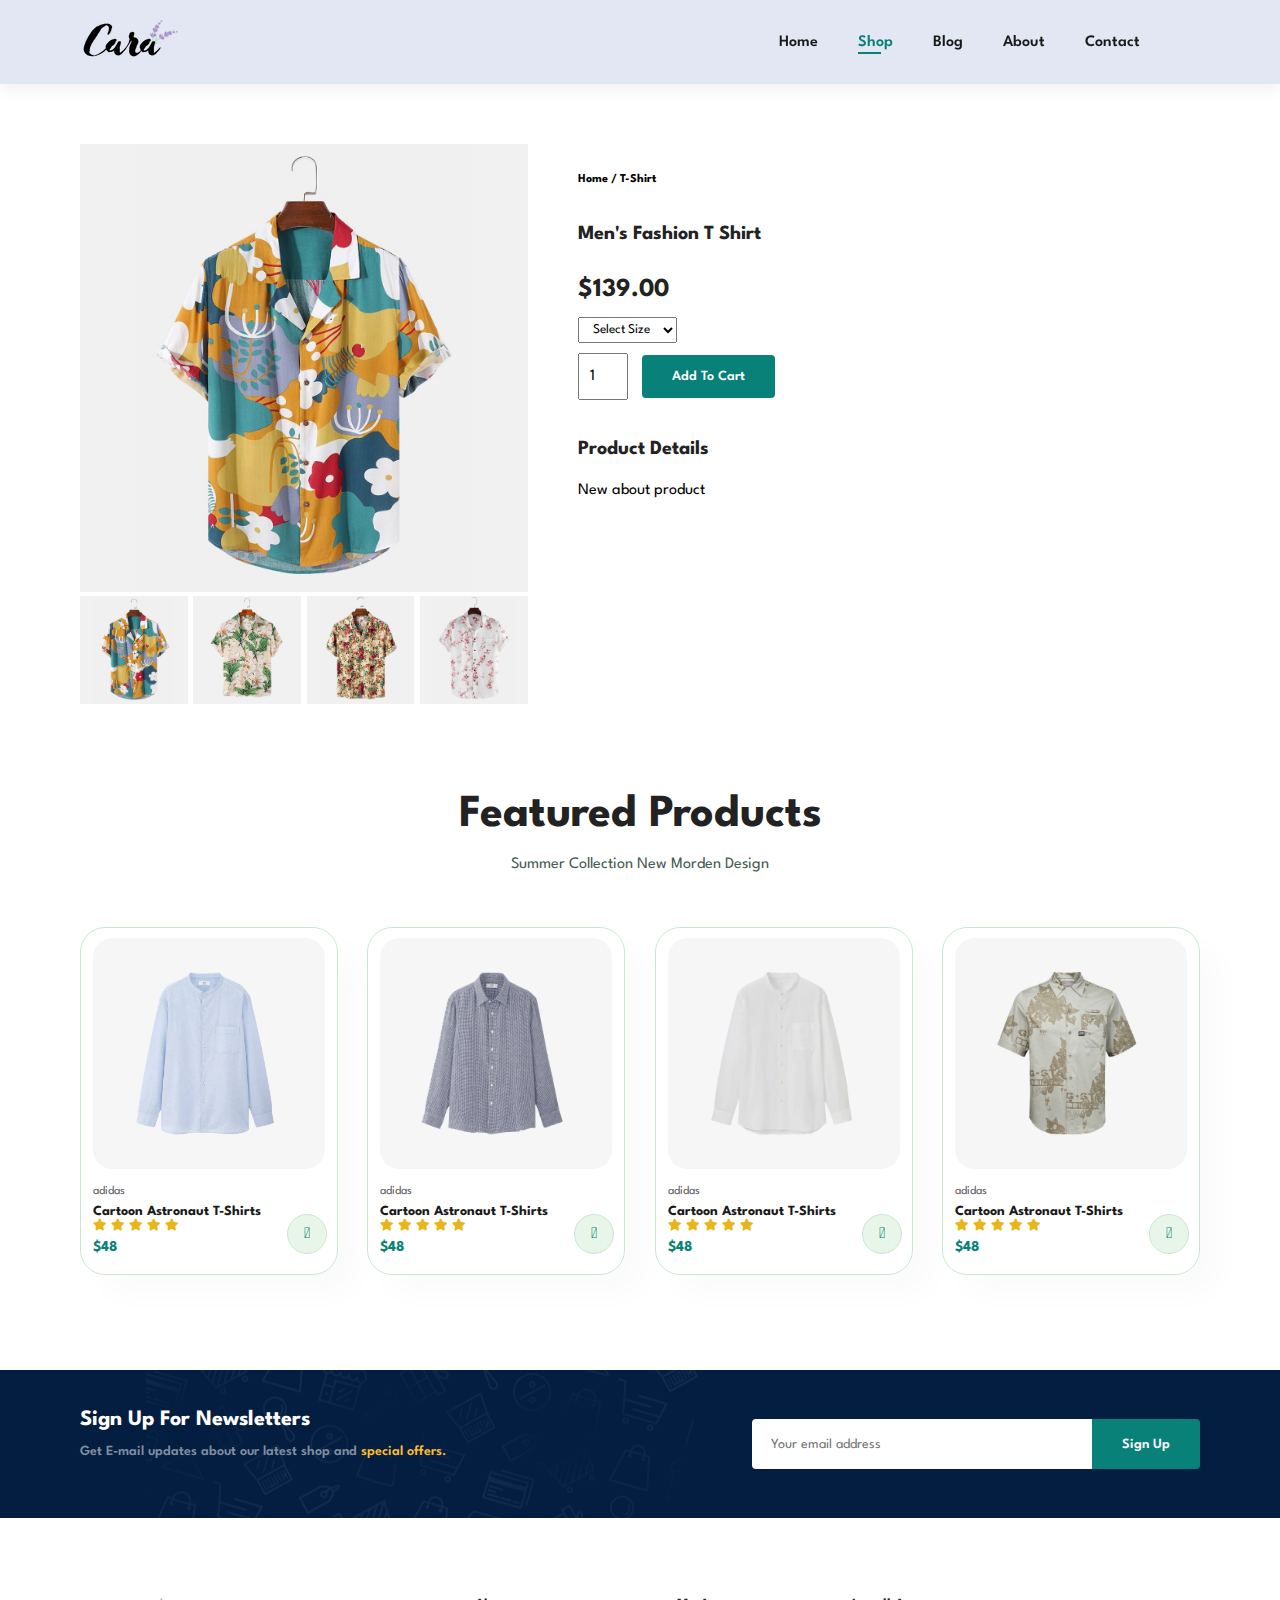
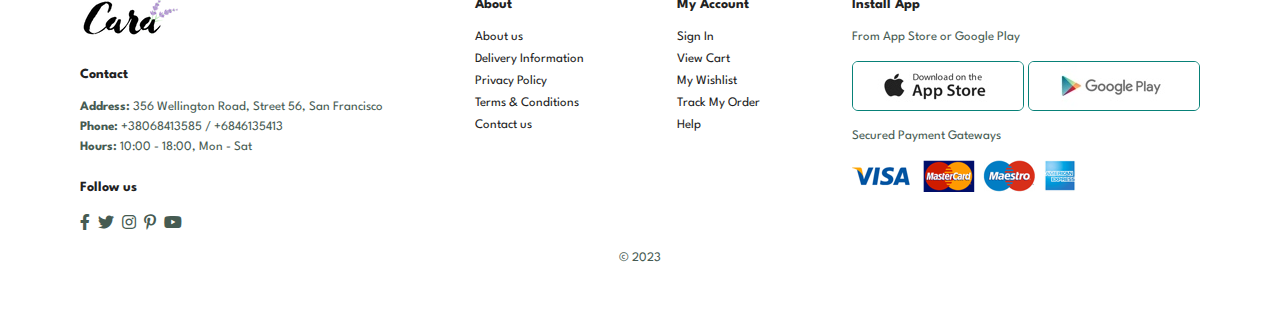
<file: sproduct.html>
<!DOCTYPE html>
<html lang="en">

<head>
   <meta charset="UTF-8">
   <meta http-equiv="X-UA-Compatible" content="IE=edge">
   <meta name="viewport" content="width=device-width, initial-scale=1.0">
   <title>BLANCO</title>
   <script src="https://ajax.googleapis.com/ajax/libs/jquery/3.5.1/jquery.min.js"></script>
   <link rel="stylesheet" href="https://pro.fontawesome.com/releases/v5.10.0/css/all.css" />
   <link rel="stylesheet" href="style.css">
   <link rel="stylesheet" href="https://cdnjs.cloudflare.com/ajax/libs/font-awesome/6.4.0/css/all.min.css" integrity="sha512-iecdLmaskl7CVkqkXNQ/ZH/XLlvWZOJyj7Yy7tcenmpD1ypASozpmT/E0iPtmFIB46ZmdtAc9eNBvH0H/ZpiBw==" crossorigin="anonymous" referrerpolicy="no-referrer" />
</head>

<body>

   <section id="header">
        <a href=""><img src="img/logo.png" class="logo" alt="logo"></a>
        <div>
            <ul class="navbar" id="navbar">
                <li><a href="">Home</a></li>
                <li><a class="active" href="shop.html">Shop</a></li>
                <li><a href="blog.html">Blog</a></li>
                <li><a href="about.html">About</a></li>
                <li><a href="contact.html">Contact</a></li>
                <li id="lg-bag"><a href="cart.html"><i class="fa-solid fa-bag-shopping"></i></a></li>
                <a href="#" id="close"><i class="fa-solid fa-xmark"></i></a>
                
            </ul>
        </div>
        <div id="mobile">
            <a href="cart.html"><i class="far fa-solid fa-bag-shopping"></i></a>
            <i id="bar" class="fas fa-outdent"></i>
        </div>
   </section>

   <section id="prodetails" class="section-p1">
      <div class="single-pro-image">
         <img src="img/products/f1.jpg" width="100%" id="MainImg" alt="product-f1">

         <div class="small-img-group">
            <div class="small-img-col">
               <img src="img/products/f1.jpg" width="100%" class="small-img" alt="product-f1">
            </div>
            <div class="small-img-col">
               <img src="img/products/f2.jpg" width="100%" class="small-img" alt="product-f1">
            </div>
            <div class="small-img-col">
               <img src="img/products/f3.jpg" width="100%" class="small-img" alt="product-f1">
            </div>
            <div class="small-img-col">
               <img src="img/products/f4.jpg" width="100%" class="small-img" alt="product-f1">
            </div>
         </div>
      </div>
      <div class="single-pro-details">
         <h6>Home / T-Shirt</h6>
         <h4>Men's Fashion T Shirt</h4>
         <h2>$139.00</h2>
         <select>
            <option>Select Size</option>
            <option>XL</option>
            <option>XXL</option>
            <option>Small</option>
            <option>Large</option>
         </select>
         <input type="number" value="1">
         <button class="normal">Add To Cart</button>
         <h4>Product Details</h4>
         <span>New about product</span>
      </div>
   </section>

   <section id="product1" class="section-p1">
    <h2>Featured Products</h2>
    <p>Summer Collection New Morden Design</p>
    <div class="pro-container">
        <div class="pro">
            <img src="img/products/n1.jpg" alt="product-photo">
            <div class="des">
                <span>adidas</span>
                <h5>Cartoon Astronaut T-Shirts</h5>
                <div class="star">
                    <i class="fas fa-star"></i>
                    <i class="fas fa-star"></i>
                    <i class="fas fa-star"></i>
                    <i class="fas fa-star"></i>
                    <i class="fas fa-star"></i>
                </div>
                <h4>$48</h4>
            </div>
            <a href="#"><i class="fal fa-shopping-cart cart"></i></a>
        </div>
        <div class="pro">
            <img src="img/products/n2.jpg" alt="product-photo">
            <div class="des">
                <span>adidas</span>
                <h5>Cartoon Astronaut T-Shirts</h5>
                <div class="star">
                    <i class="fas fa-star"></i>
                    <i class="fas fa-star"></i>
                    <i class="fas fa-star"></i>
                    <i class="fas fa-star"></i>
                    <i class="fas fa-star"></i>
                </div>
                <h4>$48</h4>
            </div>
            <a href="#"><i class="fal fa-shopping-cart cart"></i></a>
        </div>
        <div class="pro">
            <img src="img/products/n3.jpg" alt="product-photo">
            <div class="des">
                <span>adidas</span>
                <h5>Cartoon Astronaut T-Shirts</h5>
                <div class="star">
                    <i class="fas fa-star"></i>
                    <i class="fas fa-star"></i>
                    <i class="fas fa-star"></i>
                    <i class="fas fa-star"></i>
                    <i class="fas fa-star"></i>
                </div>
                <h4>$48</h4>
            </div>
            <a href="#"><i class="fal fa-shopping-cart cart"></i></a>
        </div>
        <div class="pro">
            <img src="img/products/n4.jpg" alt="product-photo">
            <div class="des">
                <span>adidas</span>
                <h5>Cartoon Astronaut T-Shirts</h5>
                <div class="star">
                    <i class="fas fa-star"></i>
                    <i class="fas fa-star"></i>
                    <i class="fas fa-star"></i>
                    <i class="fas fa-star"></i>
                    <i class="fas fa-star"></i>
                </div>
                <h4>$48</h4>
            </div>
            <a href="#"><i class="fal fa-shopping-cart cart"></i></a>
        </div>
    </div>
</section>

   <section id="newsletter" class="section-p1 section-m1">
        <div class="newstext">
            <h4>Sign Up For Newsletters</h4>
            <p>Get E-mail updates about our latest shop and <span>special offers.</span></p>
        </div>
        <div class="form">
            <input type="text" placeholder="Your email address">
            <button class="normal">Sign Up</button>
        </div>
   </section>

   <footer class="section-p1">
        <div class="col">
            <img class="logo" src="img/logo.png">
            <h4>Contact</h4>
            <p><strong>Address:</strong> 356 Wellington Road, Street 56, San Francisco</p>
            <p><strong>Phone:</strong> +38068413585 / +6846135413</p>
            <p><strong>Hours:</strong> 10:00 - 18:00, Mon - Sat</p>
            <div class="follow">
                <h4>Follow us</h4>
                <div class="icon">
                    <i class="fab fa-facebook-f"></i>
                    <i class="fab fa-twitter"></i>
                    <i class="fab fa-instagram"></i>
                    <i class="fab fa-pinterest-p"></i>
                    <i class="fab fa-youtube"></i>
                </div>
            </div>
        </div>

        <div class="col">
            <h4>About</h4>
            <a href="#">About us</a>
            <a href="#">Delivery Information</a>
            <a href="#">Privacy Policy</a>
            <a href="#">Terms & Conditions</a>
            <a href="#">Contact us</a>
        </div>
        <div class="col">
            <h4>My Account</h4>
            <a href="#">Sign In</a>
            <a href="#">View Cart</a>
            <a href="#">My Wishlist</a>
            <a href="#">Track My Order</a>
            <a href="#">Help</a>
        </div>
        <div class="col install">
            <h4>Install App</h4>
            <p>From App Store or Google Play</p>
            <div class="row">
                <img src="img/pay/app.jpg" alt="pay-app">
                <img src="img/pay/play.jpg" alt="pay-play">
            </div>
            <p>Secured Payment Gateways</p>
            <img src="img/pay/pay.png" alt="pay-pay">
        </div>
        <div class="copyright">
            <p>© 2023</p>
        </div>
   </footer>

   <script>
    var MainImg = document.getElementById("MainImg");
    var smallimg = document.getElementsByClassName("small-img");

    smallimg[0].onclick = function(){
        MainImg.src = smallimg[0].src;
    }
    smallimg[1].onclick = function(){
        MainImg.src = smallimg[1].src;
    }
    smallimg[2].onclick = function(){
        MainImg.src = smallimg[2].src;
    }
    smallimg[3].onclick = function(){
        MainImg.src = smallimg[3].src;
    }
   </script>

   <script src="main.js"></script>
</body>

</html>
</file>
<file: style.css>
@import url("https://fonts.googleapis.com/css2?family=Spartan:wght@100;200;300;400;500;600;700;800;900&display=swap");
* {
  margin: 0;
  padding: 0;
  box-sizing: border-box;
  font-family: "Spartan", sans-serif;
}

html {
  scroll-behavior: smooth;
}

/* Global Styles */

h1 {
  font-size: 50px;
  line-height: 64px;
  color: #222;
}

h2 {
  font-size: 46px;
  line-height: 54px;
  color: #222;
}

h4 {
  font-size: 20px;
  color: #222;
}

h6 {
  font-weight: 700;
  font-size: 12px;
}

p {
  font-size: 16px;
  color: #465b52;
  margin: 15px 0 20px 0;
}

.section-p1 {
  padding: 40px 80px;
}

.section-m1 {
  margin: 40px 0;
}
button.normal{
  font-size: 14px;
  font-weight: 600;
  padding: 15px 30px;
  color: #000;
  background-color: #fff;
  border-radius: 4px;
  cursor: pointer;
  border: none;
  outline: none;
  transition: 0.2s;
}
button.white{
  font-size: 13px;
  font-weight: 600;
  padding: 11px 18px;
  color: #fff;
  background-color: transparent;
  cursor: pointer;
  border: 1px solid #fff;
  outline: none;
  transition: 0.2s;
}
body {
  width: 100%;
}

/* Header Start */
#header{
    display: flex;
    align-items: center;
    justify-content: space-between;
    padding: 20px 80px;
    background: #e3e6F3;
    box-shadow: 0 5px 15px rgba(0, 0, 0, 0.06);
    z-index: 999;
    position: sticky;
    top: 0;
    left: 0;
}
#navbar{
    display: flex;
    align-items: center;
    justify-content: center;
}
#navbar li{
    list-style: none;
    padding: 0 20px;
    position: relative;
}
#navbar li a{
    text-decoration: none;
    font-size: 16px;
    font-weight: 600;
    color: #1a1a1a;
    transition: 0.3s ease;
}
#navbar li a:hover,
#navbar li a.active {
    color: #088178;
}
#navbar li a.active::after,
#navbar li a:hover::after {
    content: "";
    width: 30%;
    height: 2px;
    background: #088178;
    position: absolute;
    bottom: -4px;
    left: 20px;
}
#mobile{
  display: none;
  align-items: center;
}
#close{
  display: none;
}

/* Home Page */
#hero{
  background-image: url("img/hero4.png");
  height: 90vh;
  width: 100%;
  background-size: cover;
  background-position: top 25% right 0;
  padding: 0 80px; 
  display: flex;
  flex-direction: column;
  align-items: flex-start;
  justify-content: center;
}
#hero h4{
  padding-bottom: 15px;
}
#hero h1{
  color: #088178;
}
#hero button{
  background-image: url("img/button.png");
  background-color: transparent;
  color: #088178;
  border: 0;
  padding: 14px 80px 14px 65px;
  background-repeat: no-repeat;
  cursor: pointer;
  font-weight: 700;
  font-size: 15px;
}
#feature {
  display: flex;
  align-items: center;
  justify-content: space-between;
  flex-wrap: wrap;
}
#feature .fe-box{
  width: 180px;
  text-align: center;
  padding: 25px 15px;
  box-shadow: 20px 20px 34px rgb(0, 0, 0, 0.03);
  border: 1px solid #cce7d0;
  border-radius: 4px;
  margin: 15px 0;
}
#feature .fe-box:hover{
  box-shadow: 10px 10px 54px rgb(70, 62, 221, 0.1);
}
#feature .fe-box img{
  width: 100%;
  margin-bottom: 10px;
}
#feature .fe-box h6{
  display: inline-block;
  padding: 9px 8px 6px 8px;
  line-height: 1;
  border-radius: 4px;
  color: #088178;
  background-color: #fddde4;
}
#feature .fe-box:nth-child(2) h6{
  background-color: #cdebbc;
}
#feature .fe-box:nth-child(3) h6{
  background-color: #d1e8f2;
}
#feature .fe-box:nth-child(4) h6{
  background-color: #cdd4f8;
}
#feature .fe-box:nth-child(5) h6{
  background-color: #f6dbf6;
}
#feature .fe-box:nth-child(6) h6{
  background-color: #fff2e5;
}
#product1{
  text-align: center;
}
#product1 .pro-container{
  display: flex;
  justify-content: space-between;
  padding-top: 20px;
  flex-wrap: wrap;
}

#product1 .pro{
  width: 23%;
  min-width: 250px;
  padding: 10px 12px;
  border: 1px solid #cce7d0;
  border-radius: 25px;
  cursor: pointer;
  box-shadow: 20px 20px 30px rgba(0, 0, 0, 0.02);
  margin: 15px 0;
  transition: 0.2s ease;
  position: relative;
}
#product1 .pro:hover{
  box-shadow: 20px 20px 30px rgba(0, 0, 0, 0.06);
}
#product1 .pro img{
  width: 100%;
  border-radius: 20px;
}
#product1 .pro .des{
  text-align: start;
  padding: 10px 0;
}
#product1 .pro .des span{
  color: #606063;
  font-size: 12px;
}
#product1 .pro .des h5{
  padding-top: 7px;
  color: #1a1a1a;
  font-size: 14px;
}
#product1 .pro .des i{
  font-size: 12px;
  color: rgb(234, 181, 25);
}
#product1 .pro .des h4{
  padding-top: 7px;
  font-size: 15px;
  font-weight: 700;
  color: #088178;
}
#product1 .pro .cart {
  width: 40px;
  height: 40px;
  line-height: 40px;
  border-radius: 50px;
  background-color: #e8f6ea;
  font-weight: 500;
  color: #088178;
  border: 1px solid #cce7d0;
  position: absolute;
  bottom: 20px;
  right: 10px;
}

#banner{
  display: flex;
  flex-direction: column;
  justify-content: center;
  align-items: center;
  text-align: center;   
  background-image: url("img/banner/b2.jpg");
  width: 100%;
  height: 40vh;
  background-size: cover;
  background-position: center;
}
#banner h4{
  color: #fff;
  font-size: 16px;
}
#banner h2{
  color: #fff;
  font-size: 30px;
  padding: 10px 0;
}
#banner h2 span{
  color: #ef3636;
}
#banner button:hover{
  background: #088178;
  color: #fff;
}
#sm-banner{
  display: flex;
  justify-content: space-between;
  flex-wrap: wrap;
}
#sm-banner .banner-box{
  display: flex;
  flex-direction: column;
  justify-content: center;
  align-items: flex-start;
  background-image: url("img/banner/b17.jpg");
  min-width: 580px;
  height: 50vh;
  background-size: cover;
  background-position: center;
  padding: 30px;
} 
#sm-banner .banner-box2{
  background-image: url("img/banner/b10.jpg");
}
#sm-banner h4{
  color: #fff;
  font-size: 20px;
  font-weight: 300;

}
#sm-banner h2{
  color: #fff;
  font-size: 28px;
  font-weight: 800;
}
#sm-banner span{
  color: #fff;
  font-size: 14px;
  font-weight: 500;
  padding-bottom: 15px;
}
#sm-banner .banner-box:hover button{
  background: #088178;
  border: 1px solid #088178;
}
#banner3{
  display: flex;
  justify-content: space-between;
  flex-wrap: wrap;
  padding: 0 80px;
}
#banner3 .banner-box{
  display: flex;
  flex-direction: column;
  justify-content: center;
  align-items: flex-start;
  background-image: url("img/banner/b7.jpg");
  min-width: 30%;
  height: 30vh;
  background-size: cover;
  background-position: center;
  padding: 20px;
  margin-bottom: 20px;
}
#banner3 .banner-box2{
  background-image: url("img/banner/b4.jpg");
}
#banner3 .banner-box3{
  background-image: url("img/banner/b18.jpg");
}
#banner3 h2{
  color: #fff;
  font-weight: 900;
  font-size: 22px;
}
#banner3 h3{
  color: #ec544e;
  font-weight: 800;
  font-size: 15px;
}

#newsletter{
  display: flex;
  justify-content: space-between;
  flex-wrap: wrap;
  align-items: center;
  background-image: url("img/banner/b14.png");
  background-repeat: no-repeat;
  background-position: 20% 30%;
  background-color: #041e42;
}
#newsletter h4{
  font-size: 22px;
  font-weight: 700;
  color: #fff;
}
#newsletter p{
  font-size: 14px;
  font-weight: 600;
  color: #818ea0;
}
#newsletter p span{
  color: #ffbd27;
}
#newsletter .form{
  display: flex;
  width: 40%;
}
#newsletter input{
  height: 3.125rem;
  padding: 0 1.25em;
  font-size: 14px;
  width: 100%;
  border: 1px solid transparent;
  border-radius: 4px;
  outline: none;
  border-top-right-radius: 0;
  border-bottom-right-radius: 0;
}
#newsletter button{
  background-color: #088178;
  color: #fff;
  white-space: nowrap;
  border-top-left-radius: 0;
  border-bottom-left-radius: 0;
}

footer{
  display: flex;
  flex-wrap: wrap;
  justify-content: space-between;
}
footer .col{
  display: flex;
  flex-direction: column;
  align-items: flex-start;
  margin-bottom: 20px;
}
footer .logo{
  margin-bottom: 30px;
}
footer h4{
  font-size: 14px;
  padding-bottom: 20px;
}
footer p{
  font-size: 13px;
  margin: 0 0 8px 0;
}
footer a{
  font-size: 13px;
  text-decoration: none;
  color: #222;
  margin-bottom: 10px;
}
footer .follow{
  margin-top: 20px;
}
footer .follow i{
  color: #465b52;
  padding-right: 4px;
  cursor: pointer;
}
footer .install .row img{
  border: 1px solid #088178;
  border-radius: 6px;
}
footer .install img{
  margin: 10px 0 15px 0;
}
footer .follow i:hover,
footer a:hover{
  color: #088178;
}
footer .copyright{
  width: 100%;
  text-align: center;
}


/*Shop Page*/

#page-header{
  background-image: url("img/banner/b1.jpg");
  width: 100%;
  height: 40vh;
  background-size: cover;
  display: flex;
  justify-content: center;
  text-align: center;
  flex-direction: column;
  padding: 14px;
}
#page-header h2,
#page-header p{
  color: #fff;
}
#pagination{
  text-align: center;
}
#pagination a{
  text-decoration: none;
  background-color: #088178;
  padding: 15px 20px;
  border-radius: 4px;
  color: #fff;
  font-weight: 600;
}
#pagination a i {
  font-size: 16px;
  font-weight: 600;
}

/*Single Product*/
#prodetails{
  display: flex;
  margin-top: 20px;
}
#prodetails .single-pro-image{
  width: 40%;
  margin-right: 50px;
}
.small-img-group{
  display: flex;
  justify-content: space-between;
}
.small-img-col{
  flex-basis: 24%;
  cursor: pointer;
}
#prodetails .single-pro-details{
  width: 50%;
  padding-top: 30px;
}
#prodetails .single-pro-details h4 {
  padding: 40px 0 20px 0;
}
#prodetails .single-pro-details h2 {
  font-size: 26px;
}
#prodetails .single-pro-details select {
  display: block;
  padding: 5px 10px;
  margin-bottom: 10px;
}
#prodetails .single-pro-details input {
  width: 50px;
  height: 47px;
  padding-left: 10px;
  font-size: 16px;
  margin-right: 10px;
}
#prodetails .single-pro-details input:focus{
  outline: none;
}
#prodetails .single-pro-details button{
  background: #088178;
  color: #fff;
}
#prodetails .single-pro-details span{
  line-height: 25px;
}

/*Blog Page*/
#page-header.blog-header{
  background-image: url("img/banner/b19.jpg");
}
#blog{
  padding: 150px 150px 0 150px;
}
#blog .blog-box{
  display: flex;   
  align-items: center;
  width: 100%;
  position: relative;
  padding-bottom: 90px;
}
#blog .blog-img{
  width: 50%;
  margin-right: 40px;
}
#blog img{
  width: 100%;
  height: 300px;
  object-fit: cover;
}
#blog .blog-details{
  width: 50%;
}
#blog .blog-details a{
  text-decoration: none;
  font-size: 11px;
  color: #000;
  font-weight: 700;
  position: relative;
  transition: 0.3s;
}
#blog .blog-details a::after{
  content: "";
  width: 50px;
  height: 1px;
  background-color: #000;
  position: absolute;
  top: 4px;
  right: -60px;
}
#blog .blog-details a:hover{
  color: #088178;
}
#blog .blog-details a:hover::after{
  background-color: #088178;
}
#blog .blog-box h1{
  position: absolute;
  top: -40px;
  left: 0;
  font-size: 70px;
  font-weight: 700;
  color: #c9cbce;
  z-index: -9;
}
/*About Page*/
#page-header.about-header{
  background-image: url("img/about/banner.png");
}
#about-head{
  display: flex;
  align-items: center;
}
#about-head img{
  width: 50%;
  height: auto;
}
#about-head div{
  padding-left: 40px;
}
#about-app{
  text-align: center;
}
#about-app .video{
  width: 70%;
  height: 100%;
  margin: 30px auto 0 auto;
}
#about-app .video video{
  width: 100%;
  height: 100%;
  border-radius: 20px;
}

/*Contact Page*/
#contact-details{
  display: flex;
  align-items: center;
  justify-content: space-between;
}
#contact-details .details{
  width: 40%;
}
#contact-details .details span,
#form-details form span{
  font-size: 12px;
}
#contact-details .details h2,
#form-details form h2{
  font-size: 26px;
  line-height: 35px;
  padding: 20px 0;
}
#contact-details .details h3{
  font-size: 16px;
  padding-bottom: 15px;
}
#contact-details .details li{
  list-style: none;
  display: flex;
  padding: 10px 0;
}
#contact-details .details li i{
  font-size: 14px;
  padding-right: 22px;
}
#contact-details .details li p{
  margin: 0;
  font-size: 14px;
}
#contact-details .map{ 
  width: 55%;
  height: 400px;
}
#contact-details .map iframe{ 
  width: 100%;
  height: 100%;
}
#form-details{
  display: flex;
  justify-content: space-between;
  margin: 30px;
  padding: 80px;
  border: 1px solid #e1e1e1;
}
#form-details form{
  width: 65%;
  display: flex;
  flex-direction: column;
  align-items: flex-start;
}
#form-details form input,
#form-details form textarea {
  width: 100%;
  padding: 12px 15px;
  outline: none;
  margin-bottom: 20px;
  border: 1px solid #e1e1e1;
}
#form-details form button{
  background-color: #088178;
  color: #fff;
}
#form-details .people div{
  padding-bottom: 25px;
  display: flex;
  align-items: flex-start;
}
#form-details .people div img{
  width: 65px;
  height: 65px;
  object-fit: cover;
  margin-right: 15px;
}
#form-details .people div p{
  margin: 0;
  font-size: 13px;
  line-height: 25px;
}
#form-details .people div p span{
  display: block;
  font-size: 16px;
  font-weight: 600;
  color: #000;
}

/*Cart Page*/
#cart{
  overflow-x: auto;
}
#cart table{
  width: 100%;
  border-collapse: collapse;
  table-layout: fixed;
  white-space: nowrap;
}
#cart table img{
  width: 70px;
}
#cart table td:nth-child(1){
  width: 100px;
  text-align: center;
}
#cart table td:nth-child(2){
  width: 150px;
  text-align: center;
}
#cart table td:nth-child(3){
  width: 250px;
  text-align: center;
}
#cart table td:nth-child(4),
#cart table td:nth-child(5),
#cart table td:nth-child(6){
  width: 150px;
  text-align: center;
}
#cart table td:nth-child(5) input{
  width: 70px;
  padding: 10px 5px 10px 15px;
}
#cart table thead{
  border: 1px solid #e2e9e1;
  border-left: none;
  border-right: none;
}
#cart table thead td{ 
  font-weight: 700;
  text-transform: uppercase;
  font-size: 13px;
  padding: 18px 0;
}
#cart table tbody tr td {
  padding-top: 15px;
}
#cart table tbody td {
  font-size: 13px;
}
#cart-add{
  display: flex;
  flex-wrap: wrap;
  justify-content: space-between;
}

#coupon{
  width: 50%;
  margin-bottom: 30px;
}
#coupon h3,
#subtotal h3{
  padding-bottom: 15px;
}
#coupon input{
  padding: 10px 20px;
  outline: none;
  width: 60%;
  margin-right: 10px;
  border: 1px solid #e2e9e1;
}
#coupon button,
#subtotal button{
  background-color: #088178;
  color: #fff;
  padding: 12px 20px;
}
#subtotal{
  width: 50%;
  margin-bottom: 30px;
  border: 1px solid #e2e9e1;
  padding: 30px;
}
#subtotal table{
  border-collapse: collapse;
  width: 100%;
  margin-bottom: 20px;
}
#subtotal table td{
  width: 50%;
  border: 1px solid #e2e9e1;
  padding: 10px;
  font-size: 13px;
}


/*Start Media Query*/

@media (max-width: 799px){
  .section-p1{
    padding: 40px 40px;
  }
  #navbar {
    display: flex;
    flex-direction: column;
    align-items: flex-start;
    justify-content: flex-start;
    position: fixed;
    top: 0;
    right: -300px;
    height: 100vh;
    width: 300px;
    background-color: #E3E6F3;
    box-shadow: 0 40px 60px rgba(0, 0, 0, 0.1);
    padding: 80px 0 0 10px;
    transition: 0.3s;
  }
  #navbar.active{
    right: 0px;
  }
  #navbar li{
    margin-bottom: 25px;
  }
  #mobile{
    display: flex;
    align-items: center;
  }
  #mobile i{
    color: #1a1a1a;
    font-size: 24px;
    padding-left: 20px;
  }
  #close{
    display: initial;
    position: absolute;
    top: 30px;
    left: 30px;
    color: #222;
    font-size: 24px;
  }
  #lg-bag{
    display: none;
  }
  #hero{
    height: 70vh;
    padding: 0 80px;
    background-position: top 30% right 30%;
  }
  #feature{
    justify-content: center;
  }
  #feature .fe-box {
    margin: 15px 15px;
  }
  #product1 .pro-container{
    justify-content: center;
  }
  #product1 .pro {
    margin: 15px;
  }
  #banner{
    height: 20vh;
  }
  #sm-banner .banner-box {
    min-width: 100%;
    height: 30vh;
  }
  #banner3{
    padding: 0 40px;
  }
  #banner3 .banner-box{
    width: 28%;
  }
  #newsletter .form{
    width: 70%;
  }

  /*Contact Page*/
  #form-details{
    padding: 40px;
  }
  #form-details form{
    width: 50%;
  }
}

@media (max-width: 477px){
  .section-p1{
    padding: 20px;
  }
  #header{
    padding: 10px 30px;
  }
  h1{
    font-size: 38px;
  }
  h2{
    font-size: 32px;
  }
  #hero{
    padding: 0 20px;
    background-position: 55%;
  }
  #feature{
    justify-content: space-between;
  }
  #feature .fe-box{
    width: 155px;
    margin: 0 0 15px 0;
  }
  #product1 .pro{
    width: 100%;
  }
  #banner{
    height: 40vh;
  }
  #sm-banner .banner-box {
    height: 40vh;
  }
  #sm-banner .banner-box2{
    margin-top: 20px;
  }
  #banner3{
    padding: 0 20px;
  }
  #banner3 .banner-box{
    width: 100%;
  }
  #newsletter{
    padding: 40px 20px;
  }
  #newsletter .form{
    width: 100%;
  }
  footer .copyright{
    text-align: start;
  }

  /*Single Product*/
  #prodetails{
    display: flex;
    flex-direction: column;
  }
  #prodetails .single-pro-image{
    width: 100%;
    margin-right: 0px;
  }
  #prodetails .single-pro-details{
    width: 100%;
  }
  
/*Blog page*/
  #blog{
  padding: 100px 20px 0 20px;
  }
  #blog .blog-box{
  display: flex;
  flex-direction: column;
  align-items: flex-start;
  }
  #blog .blog-img{
    width: 100%;
    margin-right: 0px;
    margin-bottom: 30px;
  }
  #blog .blog-details{
    width: 100%;
  }

  /*About Page*/
  #about-head{
    flex-direction: column;
  }
  #about-head img{
    width: 100%;
    margin-bottom: 20px;
  }
  #about-head div{
    padding-left: 0px;
  }
  #about-app .video{
    width: 100%;
  }

  /*Contact Page*/
  #contact-details{
    flex-direction: column;
  } 
  #contact-details .details{
    width: 100%;
    margin-bottom: 30px;
  }
  #contact-details .map{
    width: 100%;
  }
  #form-details{
    margin: 10px;
    padding: 30px 10px;
    flex-wrap: wrap;
  }
  #form-details form{
    width: 100%;
    margin-bottom: 30px;
  }

  /*Cart Page*/
  #cart-add {
    flex-direction: column;
  }
  #coupon{
    width: 100%;
  }
  #subtotal{
    width: 100%;
    padding: 20px;
  }
}
</file>
